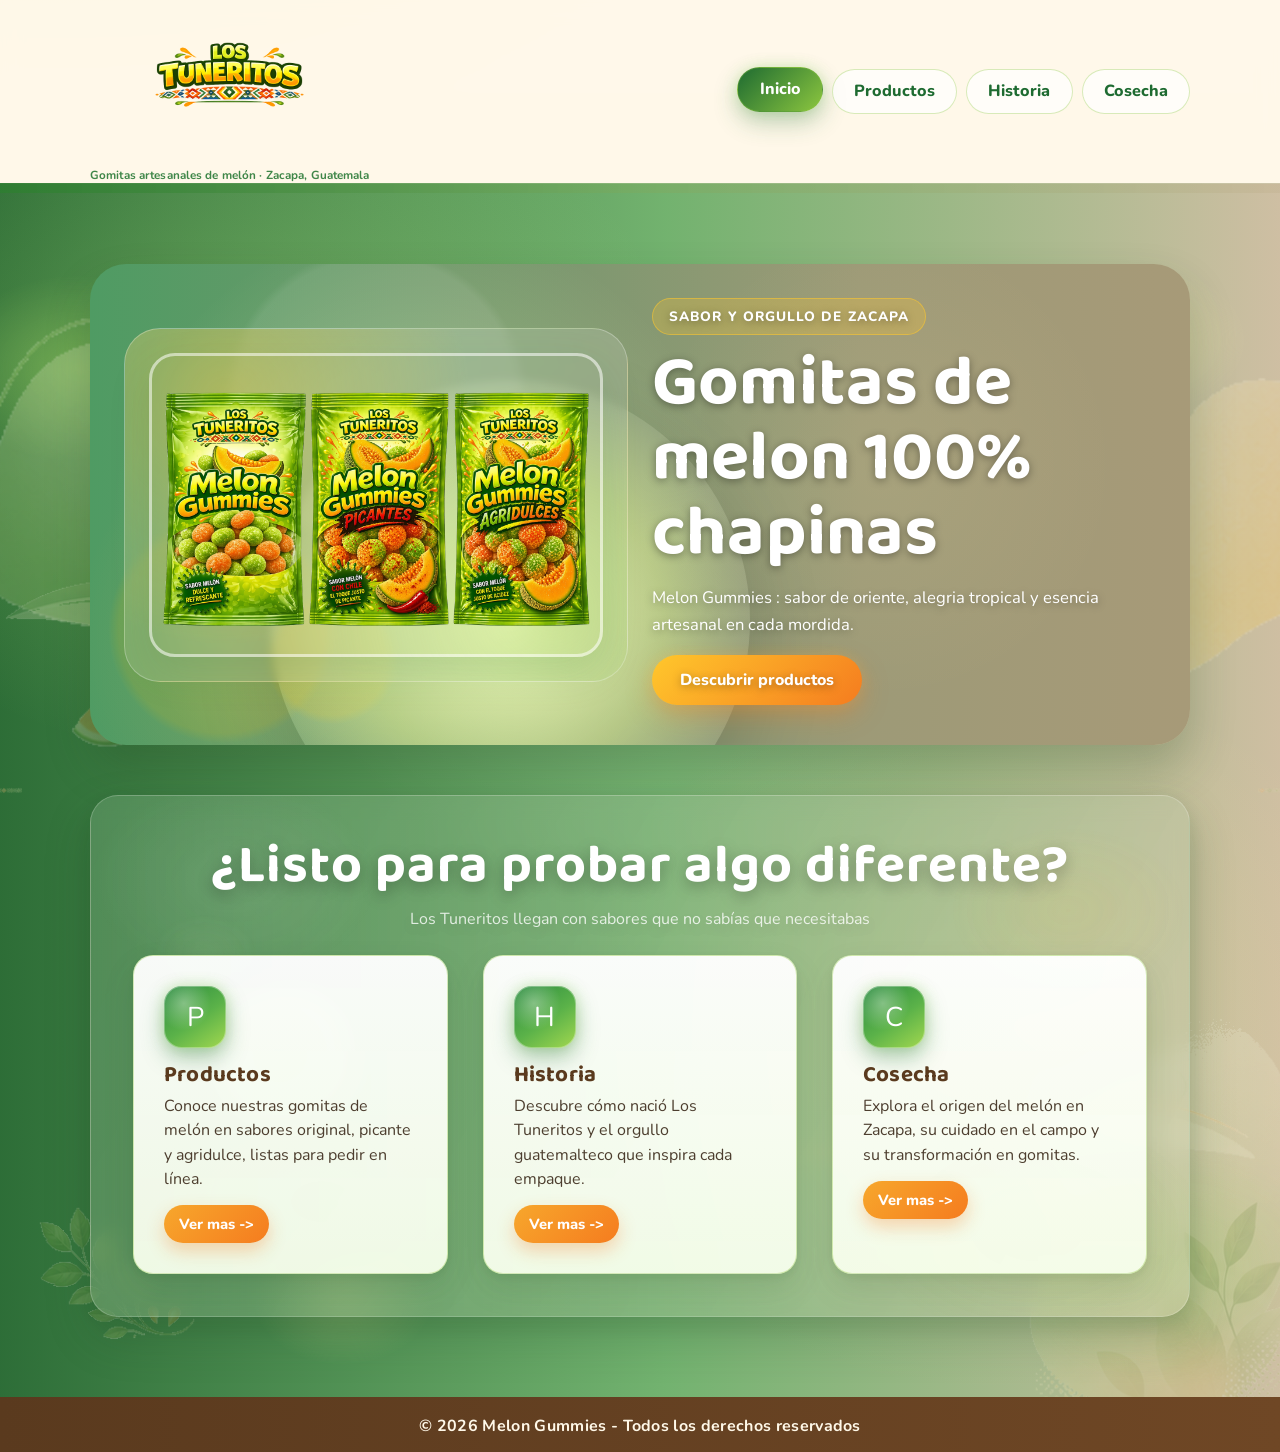
<file: index.html>
<!DOCTYPE html>
<html lang="es">
<head>
  <meta charset="UTF-8">
  <meta name="viewport" content="width=device-width, initial-scale=1.0">
  <title>Los Tuneritos | Redireccionando</title>
  <meta http-equiv="refresh" content="0; url=./PAGINA-PROCESO/INDEX.HTML">
  <script>
    window.location.replace("./PAGINA-PROCESO/INDEX.HTML");
  </script>
</head>
<body>
  <p>Redireccionando a Los Tuneritos...</p>
  <p>Si no se abre automatico, entra aqui: <a href="./PAGINA-PROCESO/INDEX.HTML">Abrir sitio</a></p>
</body>
</html>
</file>
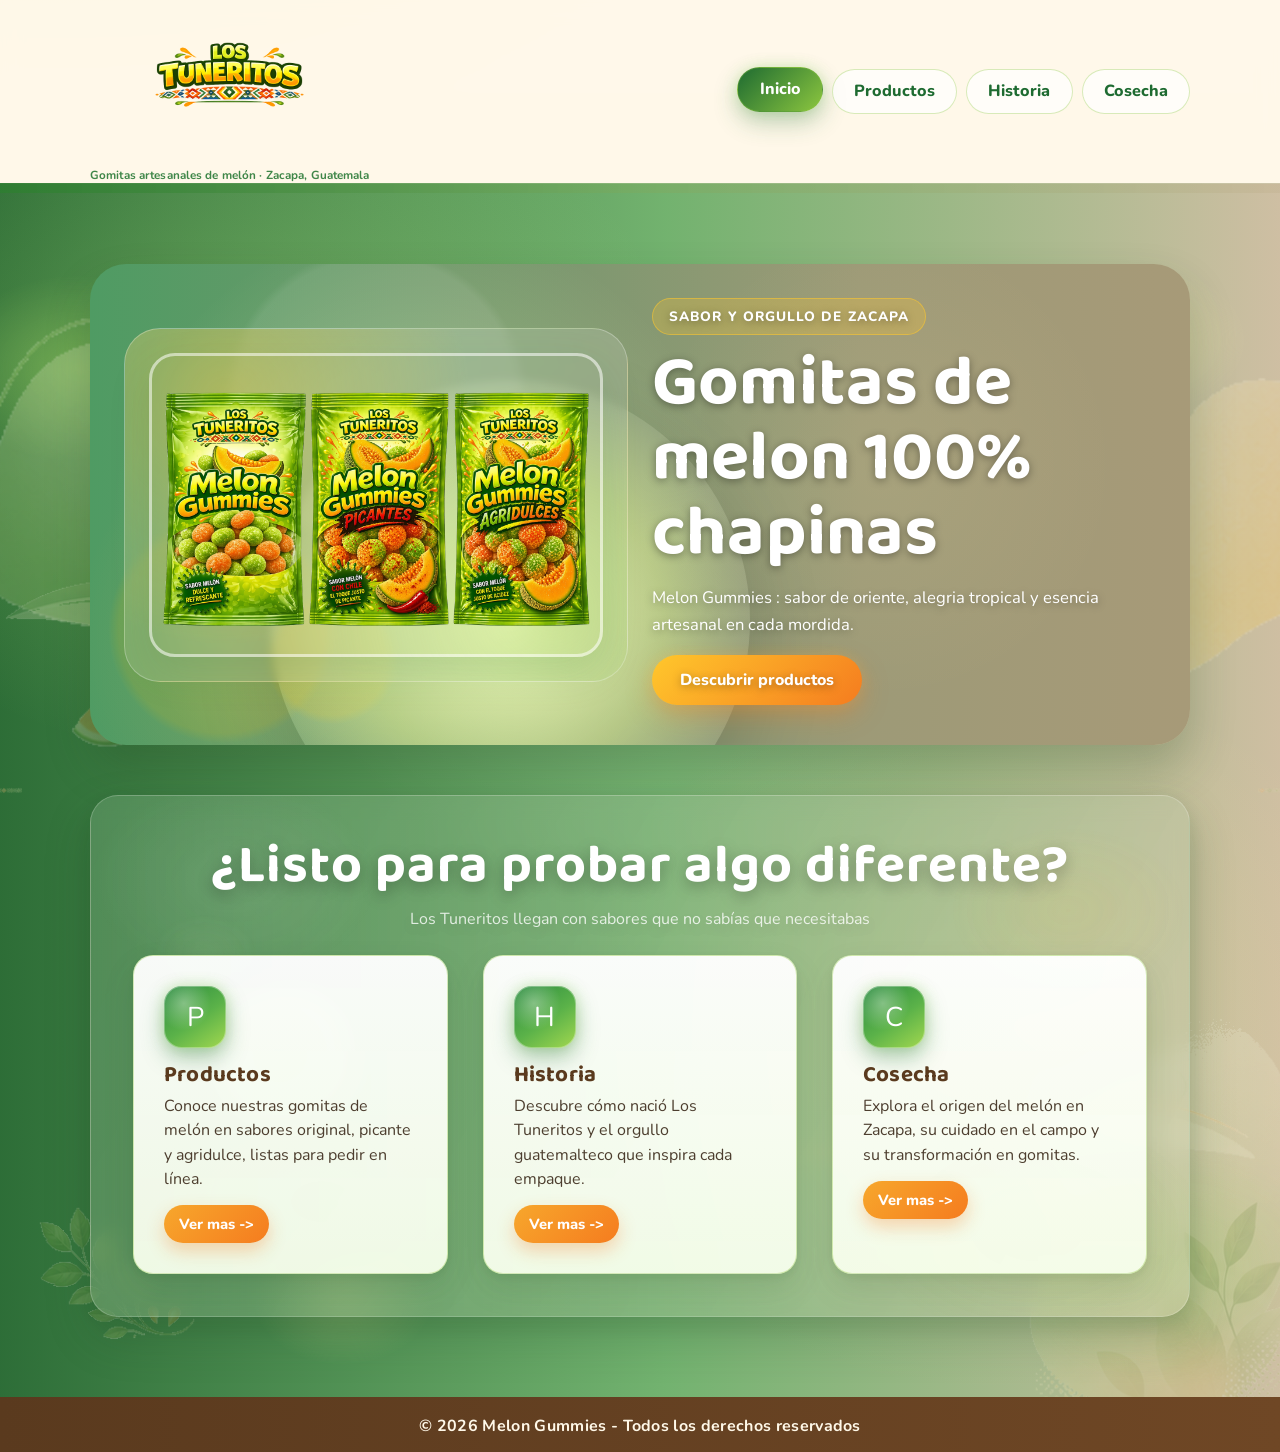
<file: PAGINA-PROCESO/INDEX.HTML>
﻿<!DOCTYPE html>
<html lang="es">
<head>
<meta charset="UTF-8">
<meta name="viewport" content="width=device-width, initial-scale=1.0">
<title>Los Tuneritos | Inicio</title>
<link rel="icon" type="image/png" href="REFER/logo.png">
<link rel="preconnect" href="https://fonts.googleapis.com">
<link rel="preconnect" href="https://fonts.gstatic.com" crossorigin>
<link href="https://fonts.googleapis.com/css2?family=Baloo+2:wght@600;700;800&family=Nunito:wght@400;600;700;800&display=swap" rel="stylesheet">
<link rel="stylesheet" href="style.css">
</head>
<body>
<header>
  <div class="container nav">
    <div class="logo-stack">
      <a class="logo-btn" href="INDEX.HTML" aria-label="Ir al inicio">
        <img src="REFER/logo.png" alt="Logo Los Tuneritos">
      </a>
      <p class="logo-microcopy">Gomitas artesanales de melón · Zacapa, Guatemala</p>
    </div>

    <nav class="menu" aria-label="Navegacion principal">
      <a class="is-active" href="INDEX.HTML">Inicio</a>
      <a href="PRODUCTOS.HTML">Productos</a>
      <a href="HISTORIA.HTML">Historia</a>
      <a href="COSECHA.HTML">Cosecha</a>
    </nav>
  </div>
</header>

<section class="page active" id="inicio">
  <div class="historia-bg" aria-hidden="true">
    <span class="bg-blob blob-left" data-parallax="-0.18"></span>
    <span class="bg-blob blob-right" data-parallax="0.14"></span>
    <span class="bg-circle circle-one" data-parallax="-0.1"></span>
    <span class="bg-circle circle-two" data-parallax="0.08"></span>
    <span class="bg-melon melon-one" data-parallax="0.06"></span>
    <span class="bg-melon melon-two" data-parallax="-0.05"></span>
    <span class="bg-leaf leaf-one" data-parallax="0.1"></span>
    <span class="bg-leaf leaf-two" data-parallax="-0.08"></span>
    <span class="bg-curve curve-one"></span>
    <span class="bg-curve curve-two"></span>
    <span class="bg-textile textile-left"></span>
    <span class="bg-textile textile-right"></span>
  </div>

  <div class="container">
    <div class="hero">
      <div class="hero-img">
        <img src="REFER/productosunidos.png" alt="Presentacion del producto">
      </div>

      <div class="hero-content">
        <span class="tagline">Sabor y orgullo de Zacapa</span>
        <h1>Gomitas de melon 100% chapinas</h1>
        <p>Melon Gummies : sabor de oriente, alegria tropical y esencia artesanal en cada mordida.</p>
        <a class="btn" href="PRODUCTOS.HTML">Descubrir productos</a>
      </div>
    </div>

    <div class="quick-wrap">
      <h2 class="quick-title">¿Listo para probar algo diferente?</h2>
      <p class="quick-subtitle">Los Tuneritos llegan con sabores que no sabías que necesitabas</p>

      <div class="quick-grid">
        <a class="quick-card" href="PRODUCTOS.HTML" aria-label="Ir a productos">
          <div class="quick-icon">P</div>
          <h3>Productos</h3>
          <p>Conoce nuestras gomitas de melón en sabores original, picante y agridulce, listas para pedir en línea.</p>
          <span class="mini-link">Ver mas -></span>
        </a>

        <a class="quick-card" href="HISTORIA.HTML" aria-label="Ir a historia">
          <div class="quick-icon">H</div>
          <h3>Historia</h3>
          <p>Descubre cómo nació Los Tuneritos y el orgullo guatemalteco que inspira cada empaque.</p>
          <span class="mini-link">Ver mas -></span>
        </a>

        <a class="quick-card" href="COSECHA.HTML" aria-label="Ir a cosecha">
          <div class="quick-icon">C</div>
          <h3>Cosecha</h3>
          <p>Explora el origen del melón en Zacapa, su cuidado en el campo y su transformación en gomitas.</p>
          <span class="mini-link">Ver mas -></span>
        </a>
      </div>
    </div>
  </div>
</section>

<footer>
  <p>© 2026 Melon Gummies - Todos los derechos reservados</p>
</footer>
<script src="script.js" defer></script>
</body>
</html>
</file>
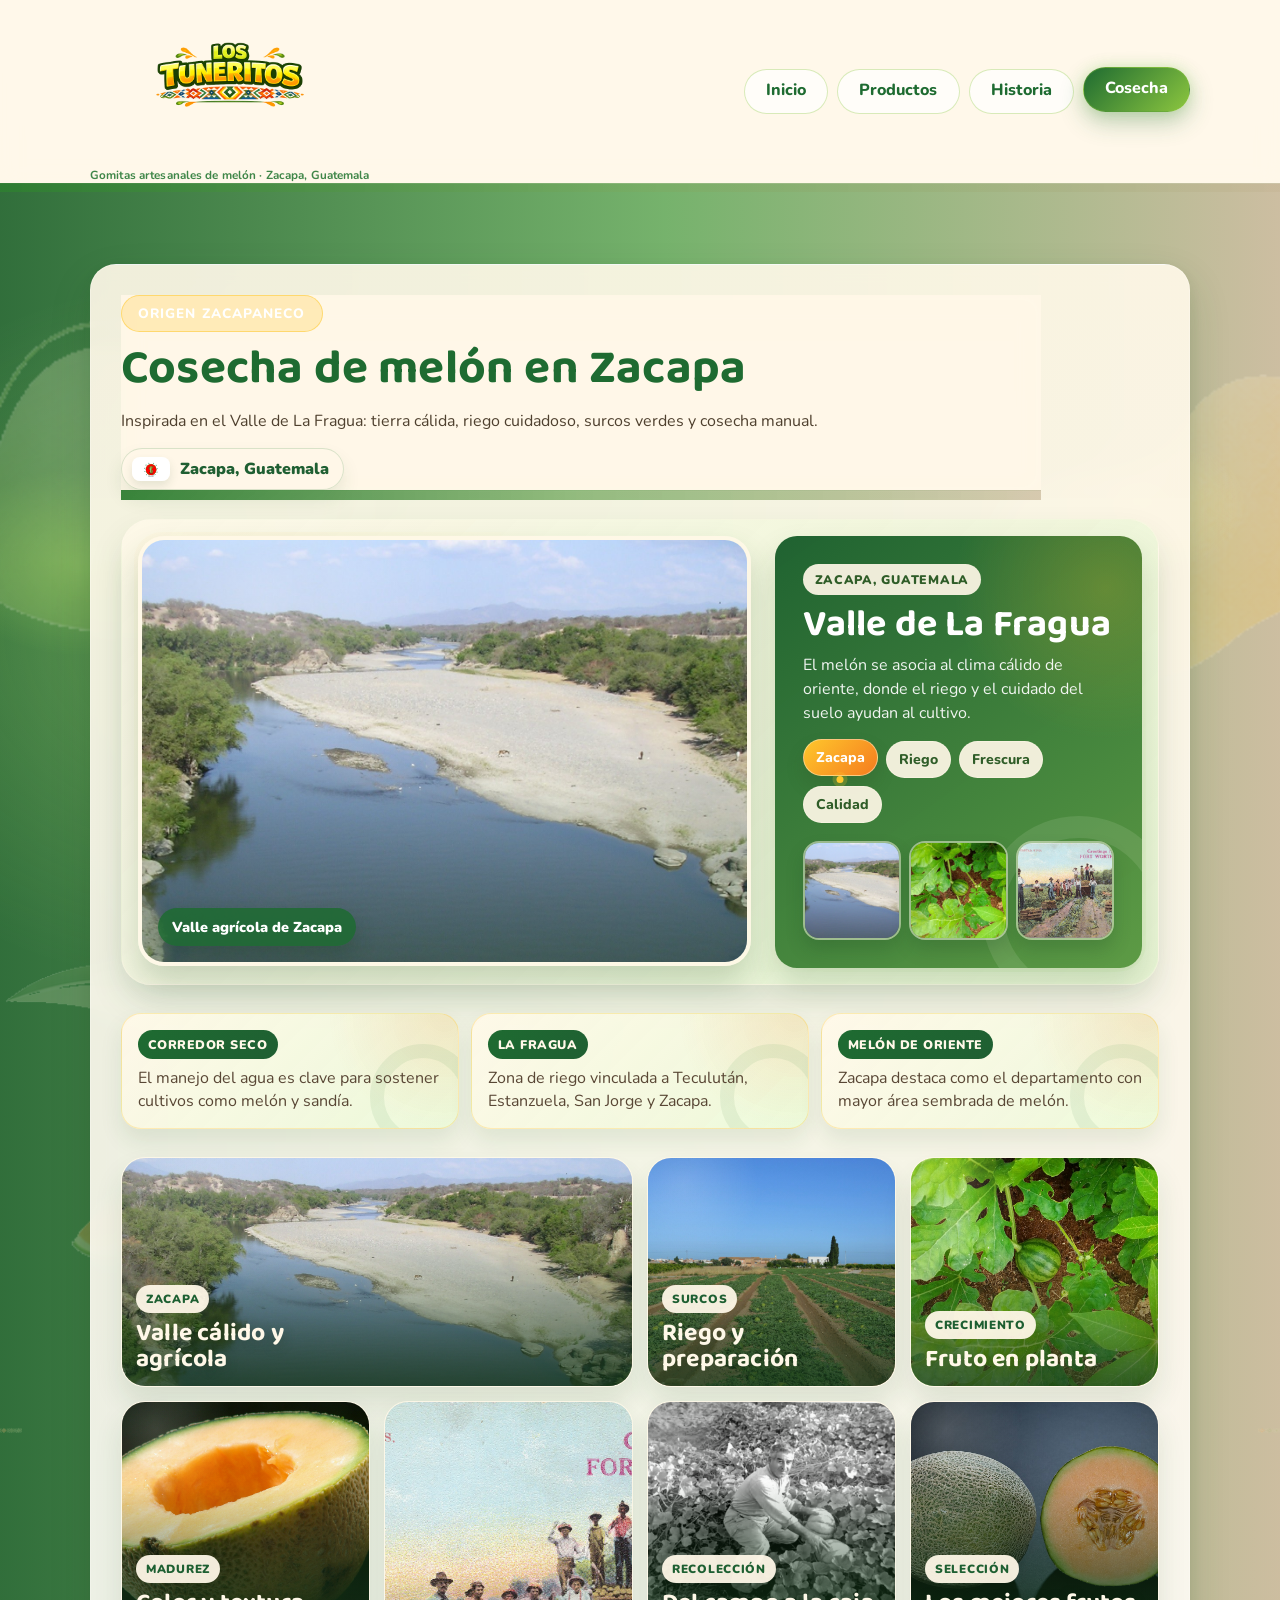
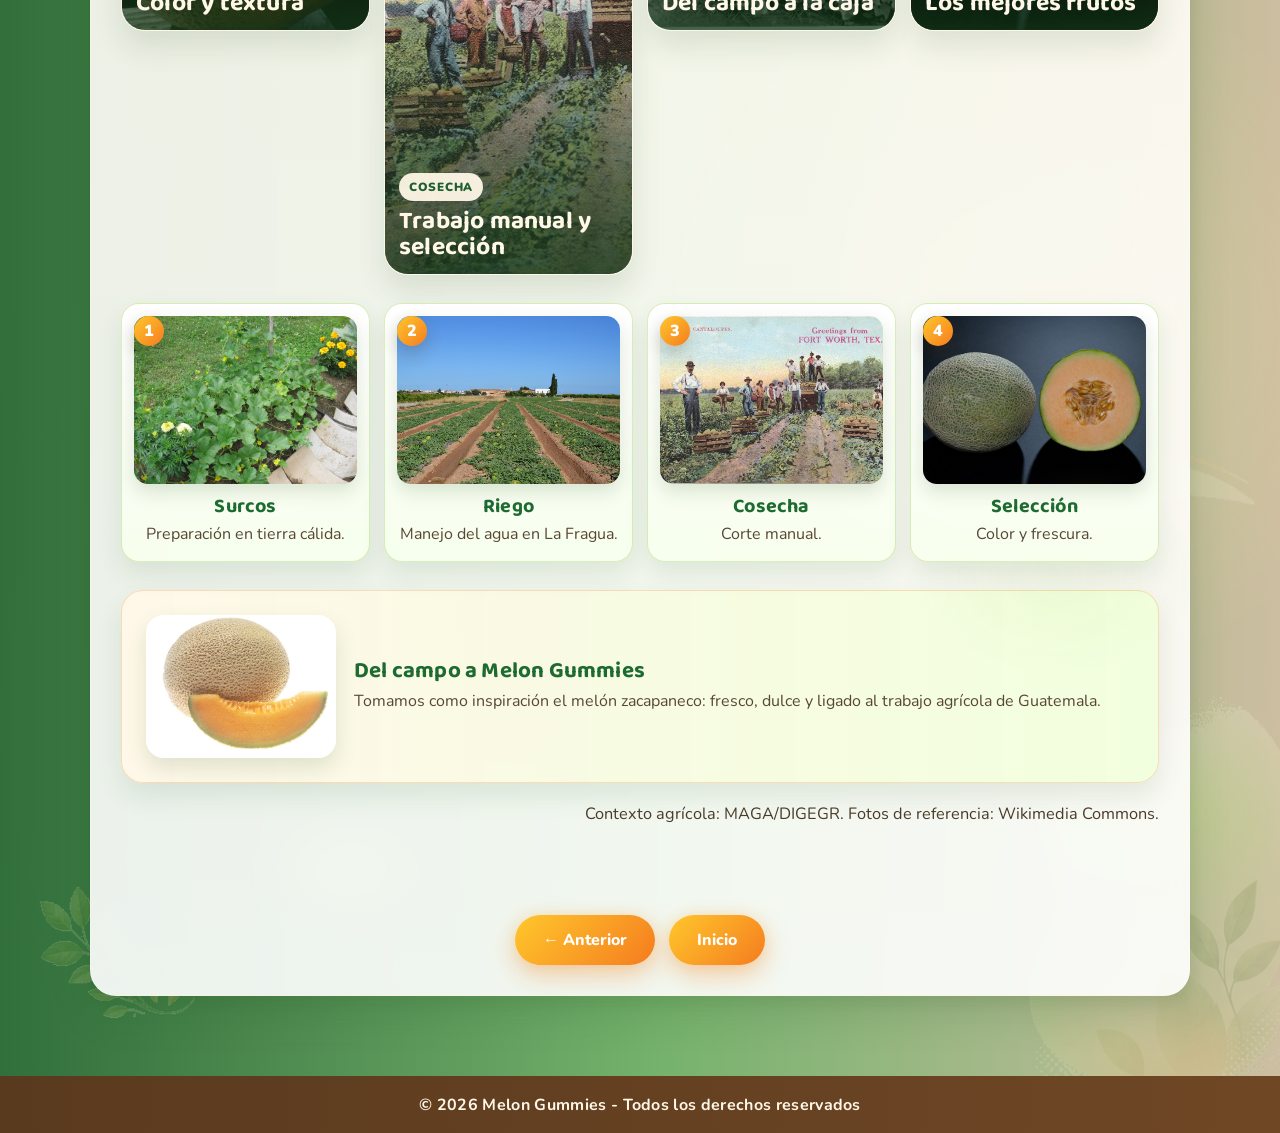
<file: PAGINA-PROCESO/COSECHA.HTML>
﻿<!DOCTYPE html>
<html lang="es">
<head>
<meta charset="UTF-8">
<meta name="viewport" content="width=device-width, initial-scale=1.0">
<title>Los Tuneritos | Cosecha</title>
<link rel="icon" type="image/png" href="REFER/logo.png">
<link rel="preconnect" href="https://fonts.googleapis.com">
<link rel="preconnect" href="https://fonts.gstatic.com" crossorigin>
<link href="https://fonts.googleapis.com/css2?family=Baloo+2:wght@600;700;800&family=Nunito:wght@400;600;700;800&display=swap" rel="stylesheet">
<link rel="stylesheet" href="style.css">
</head>
<body>
<header>
  <div class="container nav">
    <div class="logo-stack">
      <a class="logo-btn" href="INDEX.HTML" aria-label="Ir al inicio">
        <img src="REFER/logo.png" alt="Logo Los Tuneritos">
      </a>
      <p class="logo-microcopy">Gomitas artesanales de melón · Zacapa, Guatemala</p>
    </div>

    <nav class="menu" aria-label="Navegacion principal">
      <a href="INDEX.HTML">Inicio</a>
      <a href="PRODUCTOS.HTML">Productos</a>
      <a href="HISTORIA.HTML">Historia</a>
      <a class="is-active" href="COSECHA.HTML">Cosecha</a>
    </nav>
  </div>
</header>

<section class="page active" id="cosecha">
  <div class="historia-bg" aria-hidden="true">
    <span class="bg-blob blob-left" data-parallax="-0.18"></span>
    <span class="bg-blob blob-right" data-parallax="0.14"></span>
    <span class="bg-circle circle-one" data-parallax="-0.1"></span>
    <span class="bg-circle circle-two" data-parallax="0.08"></span>
    <span class="bg-melon melon-one" data-parallax="0.06"></span>
    <span class="bg-melon melon-two" data-parallax="-0.05"></span>
    <span class="bg-leaf leaf-one" data-parallax="0.1"></span>
    <span class="bg-leaf leaf-two" data-parallax="-0.08"></span>
    <span class="bg-curve curve-one"></span>
    <span class="bg-curve curve-two"></span>
    <span class="bg-textile textile-left"></span>
    <span class="bg-textile textile-right"></span>
  </div>

  <div class="container section-panel cosecha-panel cosecha-visual">
    <header class="cosecha-header">
      <span class="tagline">Origen zacapaneco</span>
      <h2>Cosecha de melón en Zacapa</h2>
      <p>Inspirada en el Valle de La Fragua: tierra cálida, riego cuidadoso, surcos verdes y cosecha manual.</p>
      <div class="zacapa-origin-badge" aria-label="Inspirado en Zacapa, Guatemala">
        <img src="cosecha-img/zacapa-bandera.svg" alt="">
        <span>Zacapa, Guatemala</span>
      </div>
    </header>

    <section class="harvest-hero" aria-label="Resumen visual de la cosecha">
      <figure class="harvest-photo-feature">
        <img id="harvestFeatureImage" src="cosecha-img/zacapa-motagua.jpg" alt="Paisaje cálido del valle de Zacapa, Guatemala">
        <figcaption id="harvestFeatureCaption">Valle agrícola de Zacapa</figcaption>
      </figure>
      <div class="harvest-summary">
        <span class="harvest-kicker" id="harvestTopicKicker">Zacapa, Guatemala</span>
        <h3 id="harvestTopicTitle">Valle de La Fragua</h3>
        <p id="harvestTopicText">El melón se asocia al clima cálido de oriente, donde el riego y el cuidado del suelo ayudan al cultivo.</p>
        <div class="harvest-tags" aria-label="Valores de cosecha">
          <button class="harvest-tag-btn is-active" type="button" data-harvest-topic="zacapa" aria-pressed="true">Zacapa</button>
          <button class="harvest-tag-btn" type="button" data-harvest-topic="riego" aria-pressed="false">Riego</button>
          <button class="harvest-tag-btn" type="button" data-harvest-topic="frescura" aria-pressed="false">Frescura</button>
          <button class="harvest-tag-btn" type="button" data-harvest-topic="calidad" aria-pressed="false">Calidad</button>
        </div>
        <div class="harvest-mini-gallery" aria-label="Detalles visuales de la cosecha">
          <img src="cosecha-img/zacapa-motagua.jpg" alt="Paisaje de Zacapa">
          <img src="cosecha-img/planta-con-melon.jpg" alt="Melón creciendo entre hojas">
          <img src="cosecha-img/cosecha-cantalupos.jpg" alt="Cosecha manual de melones">
        </div>
      </div>
    </section>

    <section class="zacapa-context" aria-label="Contexto agrícola de Zacapa">
      <article>
        <span>Corredor seco</span>
        <p>El manejo del agua es clave para sostener cultivos como melón y sandía.</p>
      </article>
      <article>
        <span>La Fragua</span>
        <p>Zona de riego vinculada a Teculután, Estanzuela, San Jorge y Zacapa.</p>
      </article>
      <article>
        <span>Melón de oriente</span>
        <p>Zacapa destaca como el departamento con mayor área sembrada de melón.</p>
      </article>
    </section>

    <section class="harvest-gallery" aria-label="Galería visual de la cosecha">
      <article class="harvest-gallery-card gallery-wide">
        <img src="cosecha-img/zacapa-motagua.jpg" alt="Paisaje cálido del valle de Zacapa">
        <div>
          <span>Zacapa</span>
          <h3>Valle cálido y agrícola</h3>
        </div>
      </article>
      <article class="harvest-gallery-card">
        <img src="cosecha-img/campo-melon.jpg" alt="Campo de melón con surcos verdes">
        <div>
          <span>Surcos</span>
          <h3>Riego y preparación</h3>
        </div>
      </article>
      <article class="harvest-gallery-card">
        <img src="cosecha-img/planta-con-melon.jpg" alt="Planta de melón con fruto en crecimiento">
        <div>
          <span>Crecimiento</span>
          <h3>Fruto en planta</h3>
        </div>
      </article>
      <article class="harvest-gallery-card">
        <img src="cosecha-img/melon-en-planta.jpg" alt="Melón creciendo sobre la tierra">
        <div>
          <span>Madurez</span>
          <h3>Color y textura</h3>
        </div>
      </article>
      <article class="harvest-gallery-card gallery-tall">
        <img src="cosecha-img/cosecha-cantalupos.jpg" alt="Trabajadores realizando cosecha manual de melones">
        <div>
          <span>Cosecha</span>
          <h3>Trabajo manual y selección</h3>
        </div>
      </article>
      <article class="harvest-gallery-card">
        <img src="cosecha-img/cosecha-canastas.jpg" alt="Melones cosechados reunidos en canastas">
        <div>
          <span>Recolección</span>
          <h3>Del campo a la caja</h3>
        </div>
      </article>
      <article class="harvest-gallery-card">
        <img src="cosecha-img/seleccion-melones.jpg" alt="Melones listos para selección de calidad">
        <div>
          <span>Selección</span>
          <h3>Los mejores frutos</h3>
        </div>
      </article>
    </section>

    <section class="harvest-flow" aria-label="Proceso visual de cosecha">
      <article class="harvest-card">
        <img src="cosecha-img/planta-melon.jpg" alt="Planta de melón creciendo en el campo">
        <span>1</span>
        <h3>Surcos</h3>
        <p>Preparación en tierra cálida.</p>
      </article>
      <article class="harvest-card">
        <img src="cosecha-img/campo-melon.jpg" alt="Campo de melón con riego y surcos">
        <span>2</span>
        <h3>Riego</h3>
        <p>Manejo del agua en La Fragua.</p>
      </article>
      <article class="harvest-card">
        <img src="cosecha-img/cosecha-cantalupos.jpg" alt="Cosecha manual de melones maduros">
        <span>3</span>
        <h3>Cosecha</h3>
        <p>Corte manual.</p>
      </article>
      <article class="harvest-card">
        <img src="cosecha-img/seleccion-melones.jpg" alt="Melón fresco cortado y entero para selección">
        <span>4</span>
        <h3>Selección</h3>
        <p>Color y frescura.</p>
      </article>
    </section>

    <section class="harvest-finish" aria-label="Del melón al producto">
      <img class="finish-photo" src="cosecha-img/melon-fresco.jpg" alt="Melón fresco cortado listo para procesar">
      <div>
        <h3>Del campo a Melon Gummies</h3>
        <p>Tomamos como inspiración el melón zacapaneco: fresco, dulce y ligado al trabajo agrícola de Guatemala.</p>
      </div>
    </section>

    <p class="photo-credit">Contexto agrícola: MAGA/DIGEGR. Fotos de referencia: Wikimedia Commons.</p>

    <div class="nav-buttons">
      <a class="btn" href="HISTORIA.HTML">&larr; Anterior</a>
      <a class="btn" href="INDEX.HTML">Inicio</a>
    </div>
  </div>
</section>

<footer>
  <p>© 2026 Melon Gummies - Todos los derechos reservados</p>
</footer>
<script src="script.js" defer></script>
</body>
</html>
</file>
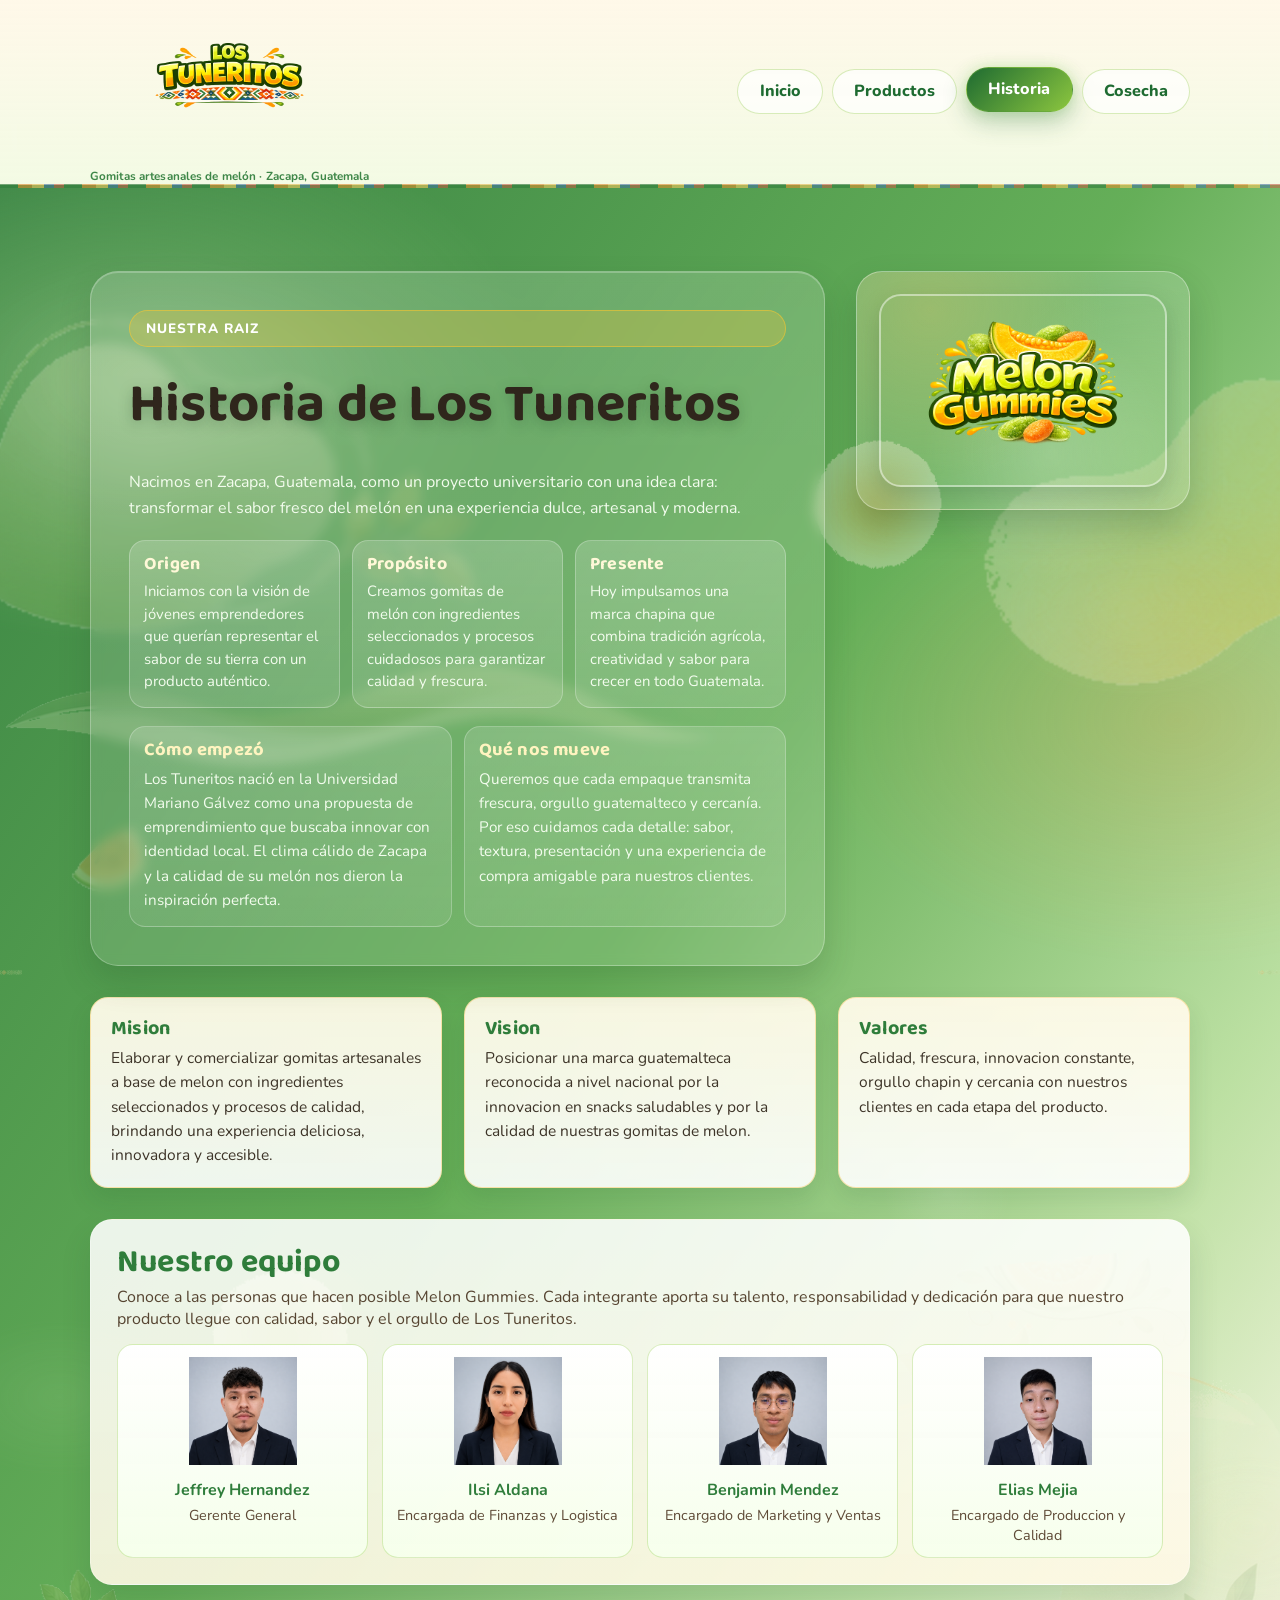
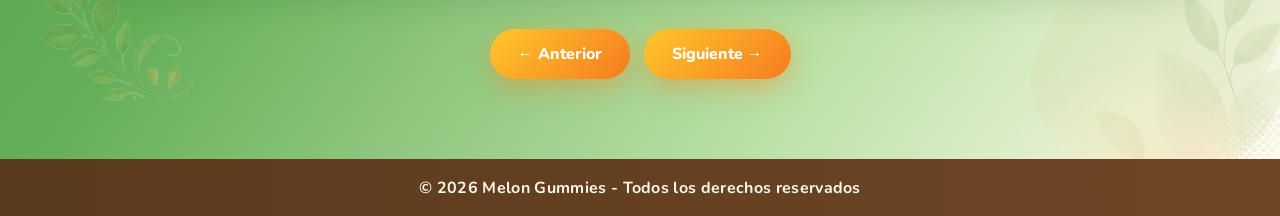
<file: PAGINA-PROCESO/HISTORIA.HTML>
﻿<!DOCTYPE html>
<html lang="es">
<head>
<meta charset="UTF-8">
<meta name="viewport" content="width=device-width, initial-scale=1.0">
<title>Los Tuneritos | Historia</title>
<link rel="icon" type="image/png" href="REFER/logo.png">
<link rel="preconnect" href="https://fonts.googleapis.com">
<link rel="preconnect" href="https://fonts.gstatic.com" crossorigin>
<link href="https://fonts.googleapis.com/css2?family=Baloo+2:wght@600;700;800&family=Nunito:wght@400;600;700;800&display=swap" rel="stylesheet">
<link rel="stylesheet" href="style.css">
</head>
<body class="historia-page">
<header>
  <div class="container nav">
    <div class="logo-stack">
      <a class="logo-btn" href="INDEX.HTML" aria-label="Ir al inicio">
        <img src="REFER/logo.png" alt="Logo Los Tuneritos">
      </a>
      <p class="logo-microcopy">Gomitas artesanales de melón · Zacapa, Guatemala</p>
    </div>

    <nav class="menu" aria-label="Navegacion principal">
      <a href="INDEX.HTML">Inicio</a>
      <a href="PRODUCTOS.HTML">Productos</a>
      <a class="is-active" href="HISTORIA.HTML">Historia</a>
      <a href="COSECHA.HTML">Cosecha</a>
    </nav>
  </div>
</header>

<section class="page active historia-section" id="historia">
  <div class="historia-bg" aria-hidden="true">
    <span class="bg-blob blob-left" data-parallax="-0.18"></span>
    <span class="bg-blob blob-right" data-parallax="0.14"></span>
    <span class="bg-circle circle-one" data-parallax="-0.1"></span>
    <span class="bg-circle circle-two" data-parallax="0.08"></span>
    <span class="bg-melon melon-one" data-parallax="0.06"></span>
    <span class="bg-melon melon-two" data-parallax="-0.05"></span>
    <span class="bg-leaf leaf-one" data-parallax="0.1"></span>
    <span class="bg-leaf leaf-two" data-parallax="-0.08"></span>
    <span class="bg-curve curve-one"></span>
    <span class="bg-curve curve-two"></span>
    <span class="bg-textile textile-left"></span>
    <span class="bg-textile textile-right"></span>
  </div>

  <div class="container historia-shell">
    <article class="historia-main reveal-on-scroll" data-delay="0">
      <span class="tagline">Nuestra raiz</span>
      <h2>Historia de Los Tuneritos</h2>
      <p class="historia-intro">Nacimos en Zacapa, Guatemala, como un proyecto universitario con una idea clara: transformar el sabor fresco del melón en una experiencia dulce, artesanal y moderna.</p>

      <div class="historia-highlight-grid">
        <article class="historia-highlight">
          <h3>Origen</h3>
          <p>Iniciamos con la visión de jóvenes emprendedores que querían representar el sabor de su tierra con un producto auténtico.</p>
        </article>
        <article class="historia-highlight">
          <h3>Propósito</h3>
          <p>Creamos gomitas de melón con ingredientes seleccionados y procesos cuidadosos para garantizar calidad y frescura.</p>
        </article>
        <article class="historia-highlight">
          <h3>Presente</h3>
          <p>Hoy impulsamos una marca chapina que combina tradición agrícola, creatividad y sabor para crecer en todo Guatemala.</p>
        </article>
      </div>

      <div class="historia-copy-grid">
        <article class="historia-copy-card">
          <h3>Cómo empezó</h3>
          <p>Los Tuneritos nació en la Universidad Mariano Gálvez como una propuesta de emprendimiento que buscaba innovar con identidad local. El clima cálido de Zacapa y la calidad de su melón nos dieron la inspiración perfecta.</p>
        </article>
        <article class="historia-copy-card">
          <h3>Qué nos mueve</h3>
          <p>Queremos que cada empaque transmita frescura, orgullo guatemalteco y cercanía. Por eso cuidamos cada detalle: sabor, textura, presentación y una experiencia de compra amigable para nuestros clientes.</p>
        </article>
      </div>
    </article>

    <aside class="historia-brand reveal-on-scroll" data-delay="80">
      <div class="historia-brand-media">
        <img src="REFER/nombre-producto.png" alt="Historia de la empresa">
      </div>
    </aside>

    <section class="historia-pillars-grid" aria-label="Mision, Vision y Valores">
      <article class="pillar reveal-on-scroll" data-delay="120">
        <h3>Mision</h3>
        <p>Elaborar y comercializar gomitas artesanales a base de melon con ingredientes seleccionados y procesos de calidad, brindando una experiencia deliciosa, innovadora y accesible.</p>
      </article>
      <article class="pillar reveal-on-scroll" data-delay="180">
        <h3>Vision</h3>
        <p>Posicionar una marca guatemalteca reconocida a nivel nacional por la innovacion en snacks saludables y por la calidad de nuestras gomitas de melon.</p>
      </article>
      <article class="pillar reveal-on-scroll" data-delay="240">
        <h3>Valores</h3>
        <p>Calidad, frescura, innovacion constante, orgullo chapin y cercania con nuestros clientes en cada etapa del producto.</p>
      </article>
    </section>

    <section class="team-section reveal-on-scroll" data-delay="300" aria-label="Nuestro equipo">
      <div class="team-head">
        <h3>Nuestro equipo</h3>
        <p>Conoce a las personas que hacen posible Melon Gummies. Cada integrante aporta su talento, responsabilidad y dedicación para que nuestro producto llegue con calidad, sabor y el orgullo de Los Tuneritos.</p>
      </div>

      <div class="team-grid">
        <article class="team-card">
          <img src="PARTICIPANTE/JEFFREY-HERNANDEZ.png" alt="Foto de Jeffrey Hernandez">
          <h4>Jeffrey Hernandez</h4>
          <p>Gerente General</p>
        </article>
        <article class="team-card">
          <img src="PARTICIPANTE/ILSI-ALDANA.png" alt="Foto de Ilsi Aldana">
          <h4>Ilsi Aldana</h4>
          <p>Encargada de Finanzas y Logistica</p>
        </article>
        <article class="team-card">
          <img src="PARTICIPANTE/BENJAMIN-MENDEZ.png" alt="Foto de Benjamin Mendez">
          <h4>Benjamin Mendez</h4>
          <p>Encargado de Marketing y Ventas</p>
        </article>
        <article class="team-card">
          <img src="PARTICIPANTE/ELIAS-MEJIA.png" alt="Foto de Elias Mejia">
          <h4>Elias Mejia</h4>
          <p>Encargado de Produccion y Calidad</p>
        </article>
      </div>
    </section>
  </div>

  <div class="container historia-nav reveal-on-scroll" data-delay="280">
    <div class="nav-buttons">
      <a class="btn" href="PRODUCTOS.HTML">&larr; Anterior</a>
      <a class="btn" href="COSECHA.HTML">Siguiente &rarr;</a>
    </div>
  </div>
</section>

<footer>
  <p>© 2026 Melon Gummies - Todos los derechos reservados</p>
</footer>
<script src="script.js" defer></script>
</body>
</html>
</file>
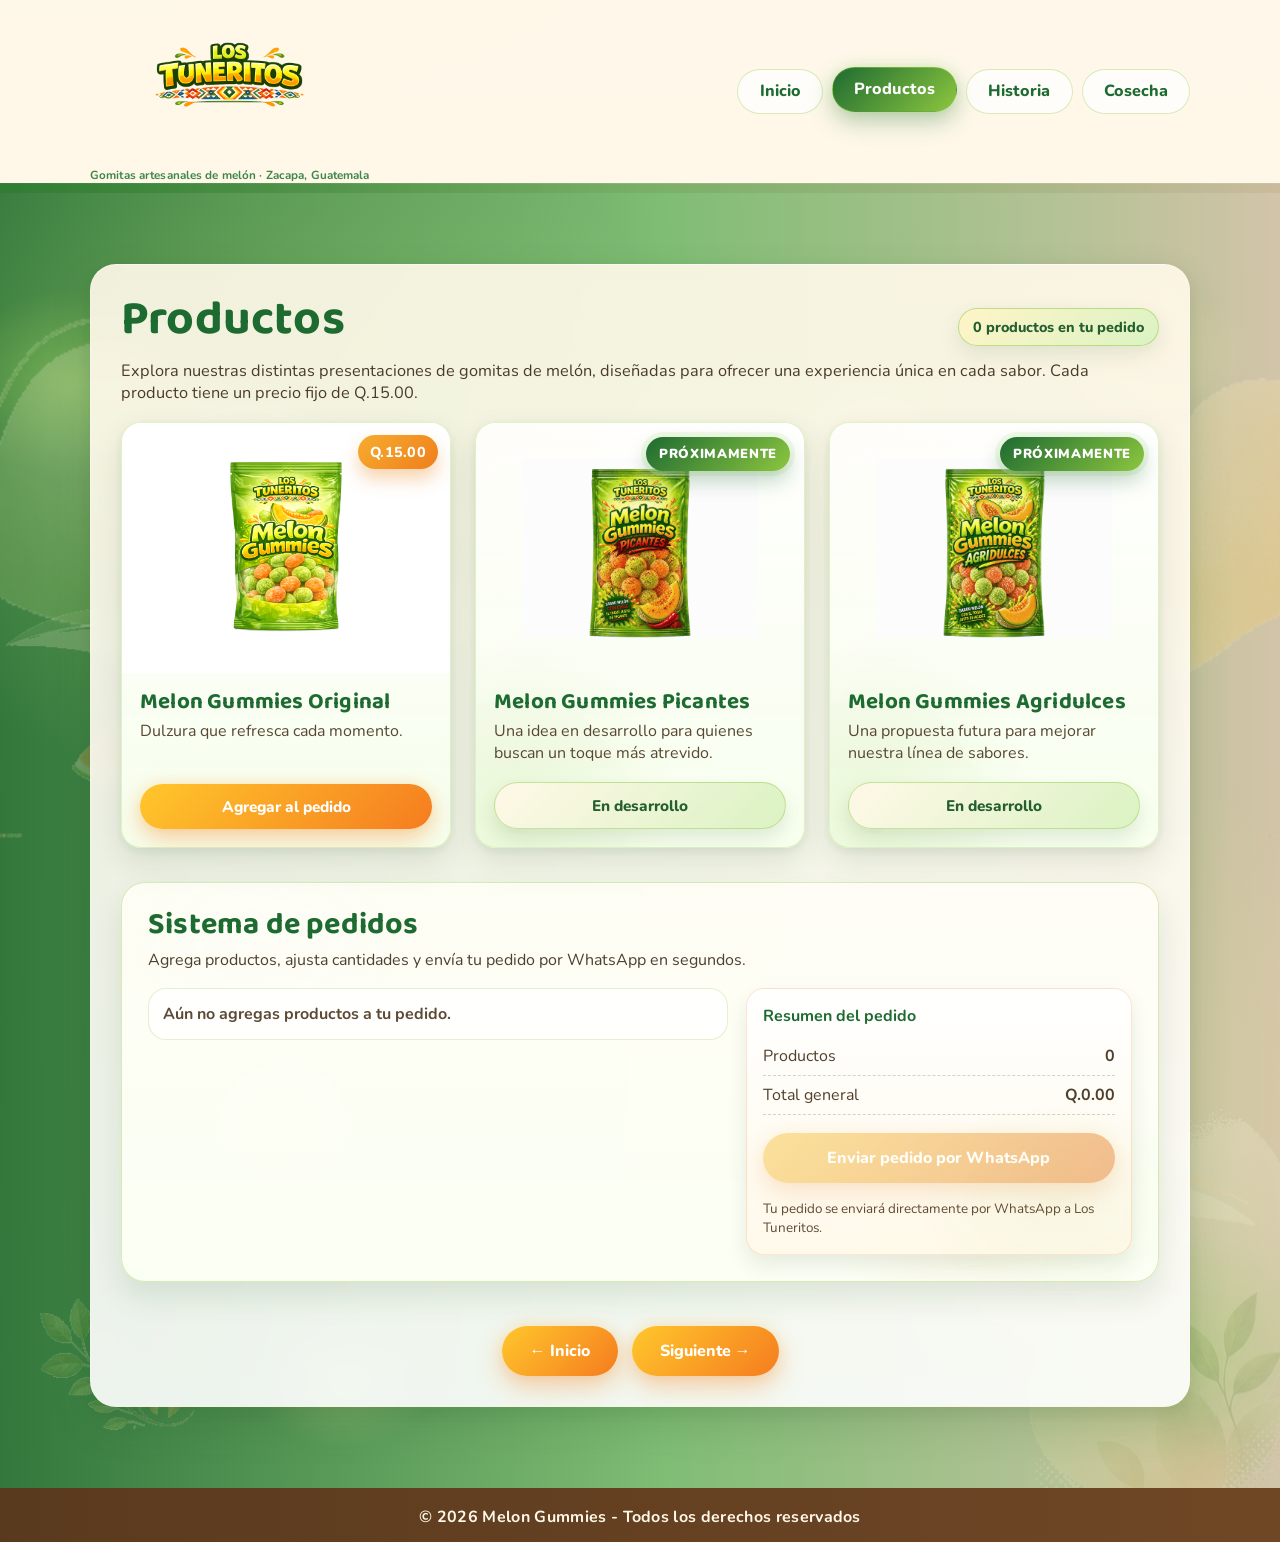
<file: PAGINA-PROCESO/PRODUCTOS.HTML>
﻿<!DOCTYPE html>
<html lang="es">
<head>
<meta charset="UTF-8">
<meta name="viewport" content="width=device-width, initial-scale=1.0">
<title>Los Tuneritos | Productos</title>
<link rel="icon" type="image/png" href="REFER/logo.png">
<link rel="preconnect" href="https://fonts.googleapis.com">
<link rel="preconnect" href="https://fonts.gstatic.com" crossorigin>
<link href="https://fonts.googleapis.com/css2?family=Baloo+2:wght@600;700;800&family=Nunito:wght@400;600;700;800&display=swap" rel="stylesheet">
<link rel="stylesheet" href="style.css">
</head>
<body>
<header>
  <div class="container nav">
    <div class="logo-stack">
      <a class="logo-btn" href="INDEX.HTML" aria-label="Ir al inicio">
        <img src="REFER/logo.png" alt="Logo Los Tuneritos">
      </a>
      <p class="logo-microcopy">Gomitas artesanales de melón · Zacapa, Guatemala</p>
    </div>

    <nav class="menu" aria-label="Navegacion principal">
      <a href="INDEX.HTML">Inicio</a>
      <a class="is-active" href="PRODUCTOS.HTML">Productos</a>
      <a href="HISTORIA.HTML">Historia</a>
      <a href="COSECHA.HTML">Cosecha</a>
    </nav>
  </div>
</header>

<section class="page active" id="productos">
  <div class="historia-bg" aria-hidden="true">
    <span class="bg-blob blob-left" data-parallax="-0.18"></span>
    <span class="bg-blob blob-right" data-parallax="0.14"></span>
    <span class="bg-circle circle-one" data-parallax="-0.1"></span>
    <span class="bg-circle circle-two" data-parallax="0.08"></span>
    <span class="bg-melon melon-one" data-parallax="0.06"></span>
    <span class="bg-melon melon-two" data-parallax="-0.05"></span>
    <span class="bg-leaf leaf-one" data-parallax="0.1"></span>
    <span class="bg-leaf leaf-two" data-parallax="-0.08"></span>
    <span class="bg-curve curve-one"></span>
    <span class="bg-curve curve-two"></span>
    <span class="bg-textile textile-left"></span>
    <span class="bg-textile textile-right"></span>
  </div>

  <div class="container section-panel">
    <div class="section-heading-row">
      <h2>Productos</h2>
      <span class="order-counter-pill" id="orderCounterPill">0 productos en tu pedido</span>
    </div>
    <p>Explora nuestras distintas presentaciones de gomitas de melón, diseñadas para ofrecer una experiencia única en cada sabor. Cada producto tiene un precio fijo de Q.15.00.</p>

    <div class="cards product-cards">
      <article class="card product-card" data-product-id="original" data-product-name="Melon Gummies Original" data-price="15">
        <span class="price-badge">Q.15.00</span>
        <img class="product-pack" style="--pack-scale:1;" src="REFER/producto.png" alt="Melon Gummies Original">
        <div class="txt">
          <h3>Melon Gummies Original</h3>
          <p>Dulzura que refresca cada momento.</p>
        </div>
        <div class="product-card-actions">
          <button class="btn btn-order add-to-order-btn" type="button" aria-label="Agregar Melon Gummies Original al pedido">Agregar al pedido</button>
        </div>
      </article>

      <article class="card product-card product-coming-soon" data-product-id="picante" data-product-name="Melon Gummies Picantes" data-price="15" data-coming-soon="true">
        <span class="coming-soon-badge">Próximamente</span>
        <img class="product-pack" style="--pack-scale:0.72;" src="REFER/PRODUCTOPICANTE_CLEAN.png" alt="Melon Gummies Picantes">
        <div class="txt"> 
          <h3>Melon Gummies Picantes</h3>
          <p>Una idea en desarrollo para quienes buscan un toque más atrevido.</p>
        </div>
        <div class="product-card-actions">
          <button class="btn btn-order add-to-order-btn btn-coming-soon" type="button" disabled aria-disabled="true">En desarrollo</button>
        </div>
      </article>

      <article class="card product-card product-coming-soon" data-product-id="agridulce" data-product-name="Melon Gummies Agridulces" data-price="15" data-coming-soon="true">
        <span class="coming-soon-badge">Próximamente</span>
        <img class="product-pack" style="--pack-scale:0.72;" src="REFER/PRODUCTOAGRIDULCE_CLEAN.png" alt="Melon Gummies Agridulces">
        <div class="txt">
          <h3>Melon Gummies Agridulces</h3>
          <p>Una propuesta futura para mejorar nuestra línea de sabores.</p>
        </div>
        <div class="product-card-actions">
          <button class="btn btn-order add-to-order-btn btn-coming-soon" type="button" disabled aria-disabled="true">En desarrollo</button>
        </div>
      </article>
    </div>

    <section class="order-panel" id="pedidoApp" data-whatsapp="50238381055" aria-label="Sistema de pedidos">
      <div class="order-panel-head">
        <h3>Sistema de pedidos</h3>
        <p>Agrega productos, ajusta cantidades y envía tu pedido por WhatsApp en segundos.</p>
      </div>

      <div class="order-grid">
        <div class="order-items-wrap">
          <p class="pedido-empty" id="pedidoEmpty">Aún no agregas productos a tu pedido.</p>
          <ul class="pedido-items" id="pedidoItems" aria-live="polite"></ul>
        </div>

        <aside class="order-summary">
          <h4>Resumen del pedido</h4>
          <div class="summary-row">
            <span>Productos</span>
            <strong id="totalItems">0</strong>
          </div>
          <div class="summary-row">
            <span>Total general</span>
            <strong id="totalPrice">Q.0.00</strong>
          </div>
          <a class="btn whatsapp-btn disabled" id="whatsappOrderBtn" href="#" target="_blank" rel="noopener noreferrer" aria-disabled="true">
            Enviar pedido por WhatsApp
          </a>
          <p class="order-note">Tu pedido se enviará directamente por WhatsApp a Los Tuneritos.</p>
        </aside>
      </div>
    </section>

    <div class="nav-buttons">
      <a class="btn" href="INDEX.HTML">&larr; Inicio</a>
      <a class="btn" href="HISTORIA.HTML">Siguiente &rarr;</a>
    </div>
  </div>
</section>

<footer>
  <p>© 2026 Melon Gummies - Todos los derechos reservados</p>
</footer>
<script src="script.js" defer></script>
</body>
</html>
</file>
<file: PAGINA-PROCESO/style.css>
* {
  margin: 0;
  padding: 0;
  box-sizing: border-box;
}

:root {
  --verde-melon: #1E6B31;
  --verde-limon: #8CC63F;
  --amarillo-frutal: #FFC72C;
  --naranja-vibrante: #F57C1F;
  --cafe-zacapa: #5A3A1E;
  --crema-calido: #FFF8E8;
  --verde-suave: #D9F2C1;
  --rojo-frutal: #E94E3C;
  --blanco: #FFFFFF;
  --texto-principal: #2F261C;
  --sombra-soft: 0 16px 40px rgba(30, 107, 49, 0.16);
  --sombra-card: 0 10px 24px rgba(90, 58, 30, 0.14);
}

html {
  scroll-behavior: smooth;
  overflow-x: hidden;
}

body {
  min-height: 100vh;
  overflow-x: hidden;
  font-family: "Nunito", "Trebuchet MS", sans-serif;
  color: var(--texto-principal);
  transition: opacity 0.2s ease, transform 0.2s ease;
  background:
    radial-gradient(1200px 500px at 5% -10%, rgba(140, 198, 63, 0.20), transparent 55%),
    radial-gradient(1100px 500px at 95% -20%, rgba(245, 124, 31, 0.20), transparent 55%),
    linear-gradient(180deg, #fffef9 0%, var(--crema-calido) 65%, #fff 100%);
}

body.page-leave {
  opacity: 0.8;
  transform: translateY(5px);
}

.container {
  width: min(1100px, 92%);
  margin: auto;
}

header {
  --scroll-shrink: 0;
  --logo-max: 166px;
  --logo-min: 148px;
  --nav-max: 152px;
  --nav-min: 138px;
  --line-max: 10px;
  --line-min: 7px;
  position: sticky;
  top: 0;
  z-index: 50;
  background: rgba(255, 248, 232, 0.88);
  backdrop-filter: blur(10px);
  border-bottom: 1px solid rgba(30, 107, 49, 0.16);
  transition: background-color 0.5s ease;
}

header::after {
  content: "";
  position: absolute;
  left: 0;
  right: 0;
  bottom: calc(-1 * (var(--line-max) - (var(--line-max) - var(--line-min)) * var(--scroll-shrink)));
  height: calc(var(--line-max) - (var(--line-max) - var(--line-min)) * var(--scroll-shrink));
  background: linear-gradient(90deg, rgba(47, 125, 50, 0.95), rgba(120, 172, 100, 0.78), rgba(199, 183, 152, 0.7));
  pointer-events: none;
  transition: height 0.5s ease, bottom 0.5s ease;
}

.nav {
  min-height: calc(var(--nav-max) - (var(--nav-max) - var(--nav-min)) * var(--scroll-shrink));
  display: flex;
  align-items: center;
  justify-content: space-between;
  gap: clamp(10px, 2vw, 20px);
  transition: min-height 0.5s ease;
}

.logo-stack {
  display: inline-flex;
  flex-direction: column;
  align-items: center;
  gap: 4px;
}

.logo-microcopy {
  display: inline-block;
  color: rgba(47, 125, 59, 0.92);
  font-weight: 700;
  font-size: clamp(0.73rem, 0.9vw, 0.85rem);
  letter-spacing: 0.01em;
  text-align: center;
  text-wrap: balance;
}

.logo-btn {
  display: inline-flex;
  align-items: center;
  background: none;
  border: 0;
  cursor: pointer;
  border-radius: 18px;
  transition: transform 0.2s ease;
  text-decoration: none;
}

.logo-btn:hover {
  transform: scale(1.03);
}

.logo-btn img {
  height: calc(var(--logo-max) - (var(--logo-max) - var(--logo-min)) * var(--scroll-shrink));
  border-radius: 14px;
  transition: height 0.5s ease;
}

.menu {
  display: flex;
  align-items: center;
  gap: clamp(6px, 0.7vw, 12px);
  flex-wrap: wrap;
  justify-content: flex-end;
}

.menu button,
.menu a {
  display: inline-block;
  position: relative;
  overflow: hidden;
  border: 0;
  padding:
    calc(0.78rem - 0.10rem * var(--scroll-shrink))
    calc(1.35rem - 0.16rem * var(--scroll-shrink));
  border-radius: 999px;
  cursor: pointer;
  font-weight: 800;
  font-size: calc(1.02rem - 0.08rem * var(--scroll-shrink));
  min-height: calc(2.85rem - 0.30rem * var(--scroll-shrink));
  line-height: 1;
  white-space: nowrap;
  font-family: "Nunito", "Trebuchet MS", sans-serif;
  color: var(--verde-melon);
  background: rgba(255, 255, 255, 0.72);
  border: 1px solid rgba(140, 198, 63, 0.34);
  transition:
    background 0.2s ease,
    color 0.2s ease,
    border-color 0.2s ease,
    box-shadow 0.2s ease,
    transform 0.2s ease,
    padding 0.5s ease,
    font-size 0.5s ease,
    min-height 0.5s ease;
  text-decoration: none;
}

.menu button::after,
.menu a::after {
  content: "";
  position: absolute;
  inset: 0;
  background: linear-gradient(110deg, transparent 20%, rgba(255, 255, 255, 0.34) 45%, transparent 70%);
  opacity: 0;
  transform: translateX(-120%);
  transition: opacity 0.2s ease, transform 0.38s ease;
  pointer-events: none;
}

.menu button:hover,
.menu button.active,
.menu a:hover,
.menu a.is-active {
  color: #fff;
  background: linear-gradient(135deg, var(--verde-melon), var(--verde-limon));
  transform: translateY(-2px);
  box-shadow:
    0 10px 24px rgba(30, 107, 49, 0.30),
    0 0 14px rgba(152, 226, 96, 0.28);
}

.menu button:hover::after,
.menu button.active::after,
.menu a:hover::after,
.menu a.is-active::after {
  opacity: 1;
  transform: translateX(115%);
}

.page {
  --tone-left: rgba(47, 125, 50, 0.95);
  --tone-mid: rgba(102, 172, 92, 0.88);
  --tone-right: rgba(201, 184, 154, 0.9);
  display: none;
  min-height: calc(100vh - 120px);
  padding: clamp(46px, 7vw, 80px) 0;
  position: relative;
  isolation: isolate;
  overflow: hidden;
  background: linear-gradient(90deg, var(--tone-left) 0%, var(--tone-mid) 52%, var(--tone-right) 100%);
}

.page.active {
  display: block;
  animation: fadeIn 0.5s ease;
}

.page::before {
  content: "";
  position: absolute;
  inset: 0;
  z-index: -2;
  background:
    radial-gradient(58vmax 45vmax at 18% 18%, rgba(198, 241, 126, 0.26), transparent 62%),
    radial-gradient(54vmax 44vmax at 78% 70%, rgba(255, 238, 164, 0.22), transparent 64%),
    radial-gradient(38vmax 30vmax at 50% 36%, rgba(255, 255, 255, 0.12), transparent 70%);
}

.page::after {
  content: "";
  position: absolute;
  inset: -8%;
  z-index: -1;
  pointer-events: none;
  background:
    radial-gradient(180px 130px at 12% 20%, rgba(174, 224, 102, 0.42), transparent 72%),
    radial-gradient(140px 100px at 84% 18%, rgba(248, 244, 170, 0.34), transparent 72%),
    radial-gradient(220px 160px at 86% 84%, rgba(153, 209, 88, 0.30), transparent 75%),
    radial-gradient(120px 90px at 30% 86%, rgba(245, 238, 156, 0.26), transparent 76%);
  filter: blur(2px);
  opacity: 0.95;
  animation: bgFloat 16s ease-in-out infinite alternate;
}

#inicio {
  --tone-left: rgba(34, 102, 45, 0.95);
  --tone-mid: rgba(95, 168, 92, 0.88);
  --tone-right: rgba(201, 184, 154, 0.9);
}

#productos {
  --tone-left: rgba(40, 112, 50, 0.95);
  --tone-mid: rgba(110, 180, 98, 0.88);
  --tone-right: rgba(205, 190, 160, 0.9);
}

#historia {
  --tone-left: rgba(43, 108, 52, 0.95);
  --tone-mid: rgba(103, 172, 92, 0.88);
  --tone-right: rgba(201, 184, 154, 0.9);
}

#cosecha {
  --tone-left: rgba(38, 103, 49, 0.95);
  --tone-mid: rgba(99, 168, 89, 0.88);
  --tone-right: rgba(199, 183, 152, 0.9);
}

/* Historia page: integrated header + organic background */
.historia-page header {
  background:
    linear-gradient(180deg, rgba(255, 248, 232, 0.96) 0%, rgba(241, 250, 225, 0.86) 100%);
  border-bottom-color: rgba(47, 125, 59, 0.2);
}

.historia-page header::after {
  height: 4px;
  bottom: -4px;
  background:
    repeating-linear-gradient(
      90deg,
      rgba(47, 125, 59, 0.8) 0 18px,
      rgba(242, 140, 40, 0.7) 18px 32px,
      rgba(246, 200, 95, 0.8) 32px 44px,
      rgba(61, 109, 176, 0.65) 44px 54px,
      rgba(216, 77, 62, 0.62) 54px 64px
    );
  opacity: 0.72;
}

.historia-page #historia {
  --tone-left: rgba(47, 125, 59, 0.95);
  --tone-mid: rgba(88, 168, 75, 0.9);
  --tone-right: rgba(169, 217, 142, 0.72);
  padding-top: clamp(52px, 7vw, 86px);
}

.historia-page #historia::before {
  background:
    radial-gradient(640px 420px at 10% 12%, rgba(169, 217, 142, 0.42), transparent 64%),
    radial-gradient(540px 360px at 92% 34%, rgba(242, 140, 40, 0.18), transparent 68%),
    radial-gradient(190px 190px at 82% 17%, rgba(255, 255, 255, 0.18), transparent 67%),
    radial-gradient(130px 130px at 24% 72%, rgba(246, 200, 95, 0.16), transparent 68%),
    radial-gradient(92px 92px at 74% 64%, rgba(255, 255, 255, 0.11), transparent 70%);
}

.historia-page #historia::after {
  inset: -2% -4%;
  opacity: 0.72;
  background:
    radial-gradient(320px 190px at 16% 14%, rgba(255, 255, 255, 0.12), transparent 72%),
    radial-gradient(200px 125px at 86% 28%, rgba(255, 240, 190, 0.13), transparent 74%),
    radial-gradient(170px 110px at 8% 76%, rgba(245, 255, 210, 0.1), transparent 75%),
    radial-gradient(150px 100px at 94% 84%, rgba(255, 239, 184, 0.1), transparent 75%);
  filter: blur(1px);
}

h1,
h2,
h3 {
  font-family: "Baloo 2", "Segoe UI", sans-serif;
  letter-spacing: 0.2px;
  line-height: 1.06;
}

h1 {
  font-size: clamp(2.35rem, 5.5vw, 4.4rem);
  margin-bottom: 14px;
}

h2 {
  font-size: clamp(1.9rem, 4.5vw, 3rem);
  margin-bottom: 14px;
}

h3 {
  font-size: 1.4rem;
}

.tagline {
  display: inline-block;
  margin-bottom: 12px;
  padding: 8px 16px;
  border-radius: 999px;
  background: rgba(255, 199, 44, 0.25);
  border: 1px solid rgba(255, 199, 44, 0.52);
  color: #fff;
  font-weight: 800;
  text-transform: uppercase;
  font-size: 0.85rem;
  letter-spacing: 0.08em;
}

.hero,
.grid-2,
.quick-grid,
.cards {
  display: grid;
  gap: 24px;
}

.hero,
.grid-2 {
  grid-template-columns: 1fr 1fr;
  align-items: center;
}

.hero {
  position: relative;
  overflow: hidden;
  border-radius: 36px;
  padding: clamp(20px, 4vw, 34px);
  background:
    radial-gradient(circle at 30% 55%, rgba(240, 255, 180, 0.35) 0%, rgba(240, 255, 180, 0.18) 18%, transparent 38%),
    radial-gradient(circle at 18% 78%, rgba(255, 210, 90, 0.18) 0%, transparent 22%),
    radial-gradient(circle at 72% 42%, rgba(255, 235, 170, 0.10) 0%, transparent 28%),
    linear-gradient(90deg, #4f9b63 0%, #7f9870 45%, #9d9a77 70%, #a79a78 100%);
  box-shadow: 0 24px 46px rgba(28, 57, 23, 0.24);
}

.hero::before {
  content: "";
  position: absolute;
  inset: 0;
  z-index: 0;
  pointer-events: none;
  background:
    radial-gradient(circle at 22% 82%, rgba(255, 196, 0, 0.18) 0 6%, transparent 7%),
    radial-gradient(circle at 12% 76%, rgba(255, 196, 0, 0.12) 0 10%, transparent 11%),
    radial-gradient(circle at 26% 28%, rgba(255, 255, 255, 0.08) 0 16%, transparent 17%);
}

.hero::after {
  content: "";
  position: absolute;
  width: clamp(300px, 45vw, 480px);
  height: clamp(300px, 45vw, 480px);
  left: clamp(30px, 15vw, 180px);
  top: clamp(40px, 9vw, 140px);
  z-index: 0;
  border-radius: 50%;
  pointer-events: none;
  filter: blur(0.5px);
  background: radial-gradient(circle, rgba(245, 255, 190, 0.95) 0%, rgba(220, 235, 150, 0.55) 45%, rgba(255, 255, 255, 0.08) 72%, transparent 100%);
  box-shadow: 0 30px 80px rgba(0, 0, 0, 0.15);
}

.hero > * {
  position: relative;
  z-index: 1;
}

.hero-content,
.section-copy {
  color: #fff;
  text-shadow: 0 2px 8px rgba(0, 0, 0, 0.35);
}

.hero-content p,
.section-copy p {
  font-size: clamp(1.02rem, 1.3vw, 1.18rem);
  line-height: 1.62;
}

.historia-section {
  --h-verde-dark: #2f7d3b;
  --h-verde-mid: #58a84b;
  --h-verde-soft: #a9d98e;
  --h-naranja: #f28c28;
  --h-amarillo: #f6c85f;
  --h-crema: #fff8e8;
  background:
    linear-gradient(125deg, rgba(47, 125, 59, 0.96) 0%, rgba(88, 168, 75, 0.92) 48%, rgba(169, 217, 142, 0.78) 78%, rgba(255, 248, 232, 0.62) 100%);
}

.historia-shell {
  position: relative;
  display: grid;
  grid-template-columns: minmax(0, 2.2fr) minmax(280px, 1fr);
  gap: clamp(18px, 2.4vw, 32px);
  align-items: start;
}

.historia-main {
  position: relative;
  z-index: 2;
  padding: clamp(24px, 3vw, 38px);
  border-radius: 28px;
  background: linear-gradient(180deg, rgba(255, 255, 255, 0.16), rgba(255, 255, 255, 0.12));
  border: 1px solid rgba(255, 255, 255, 0.26);
  backdrop-filter: blur(6px);
  box-shadow:
    0 16px 32px rgba(25, 65, 33, 0.18),
    inset 0 1px 0 rgba(255, 255, 255, 0.24);
}

.historia-main h2 {
  font-size: clamp(2.2rem, 4.4vw, 3.4rem);
  margin-bottom: 18px;
  text-shadow: 0 4px 14px rgba(18, 52, 27, 0.26);
}

.historia-copy-flow {
  column-count: 2;
  column-gap: clamp(18px, 2.3vw, 30px);
}

.historia-copy-flow p {
  break-inside: avoid;
  margin: 0 0 14px;
  color: rgba(247, 255, 240, 0.97);
  font-size: clamp(1rem, 1.2vw, 1.09rem);
  line-height: 1.72;
  text-wrap: pretty;
}

.historia-brand {
  position: sticky;
  top: calc(var(--nav-max) + 24px);
  z-index: 2;
}

.historia-brand-media {
  padding: clamp(14px, 1.8vw, 22px);
  border-radius: 26px;
  background:
    radial-gradient(circle at 22% 16%, rgba(246, 200, 95, 0.25), transparent 54%),
    radial-gradient(circle at 84% 76%, rgba(169, 217, 142, 0.24), transparent 52%),
    linear-gradient(180deg, rgba(255, 255, 255, 0.18), rgba(255, 255, 255, 0.12));
  border: 1px solid rgba(255, 255, 255, 0.34);
  box-shadow: 0 16px 34px rgba(20, 58, 30, 0.2);
}

.historia-brand-media img {
  width: 100%;
  max-width: 460px;
  margin: auto;
  display: block;
  border-radius: 22px;
  border: 2px solid rgba(255, 255, 255, 0.46);
  box-shadow: 0 10px 24px rgba(20, 57, 31, 0.2);
}

.historia-pillars-grid {
  grid-column: 1 / -1;
  display: grid;
  grid-template-columns: repeat(3, minmax(0, 1fr));
  gap: clamp(14px, 1.8vw, 22px);
}

.historia-pillars-grid .pillar {
  border-radius: 18px;
  padding: clamp(15px, 1.8vw, 20px);
  background: linear-gradient(180deg, rgba(255, 250, 232, 0.95), rgba(255, 255, 255, 0.9));
  border: 1px solid rgba(246, 200, 95, 0.45);
  box-shadow: 0 12px 24px rgba(28, 72, 38, 0.12);
}

.historia-pillars-grid .pillar h3 {
  color: #2f7d3b;
  margin-bottom: 7px;
  font-size: 1.24rem;
}

.historia-pillars-grid .pillar p {
  color: #3d3428;
  font-size: 0.97rem;
  line-height: 1.56;
}

.historia-nav {
  margin-top: clamp(8px, 1.2vw, 14px);
}

/* Decorative layers */
.historia-bg {
  position: absolute;
  inset: 0;
  pointer-events: none;
  overflow: hidden;
}

.historia-bg::before,
.historia-bg::after {
  content: "";
  position: absolute;
  pointer-events: none;
  background-repeat: no-repeat;
  background-size: contain;
  background-position: center;
}

.historia-bg::before {
  width: clamp(170px, 22vw, 300px);
  height: clamp(260px, 34vw, 430px);
  right: -26px;
  bottom: -44px;
  opacity: 0.2;
  background-image: url("decoracion_recortes_principales/forma_059.png");
}

.historia-bg::after {
  width: clamp(90px, 13vw, 170px);
  height: clamp(90px, 13vw, 170px);
  left: clamp(8px, 3vw, 34px);
  bottom: clamp(10px, 5vh, 42px);
  opacity: 0.26;
  background-image: url("decoracion_recortes_principales/forma_152.png");
}

.historia-bg span {
  position: absolute;
  will-change: transform;
  transform: translate3d(var(--parallax-x, 0), var(--parallax-y, 0), 0) rotate(var(--ornament-rotate, 0deg));
  background-repeat: no-repeat;
  background-position: center;
  background-size: contain;
}

.bg-blob {
  opacity: 0.28;
  filter: saturate(1.05);
}

.blob-left {
  width: clamp(260px, 36vw, 460px);
  height: clamp(220px, 32vw, 390px);
  top: clamp(40px, 10vh, 120px);
  left: clamp(-90px, -6vw, -24px);
  background-image: url("decoracion_recortes_principales/forma_001.png");
}

.blob-right {
  width: clamp(260px, 32vw, 410px);
  height: clamp(220px, 28vw, 340px);
  right: clamp(-100px, -8vw, -20px);
  top: clamp(120px, 20vh, 220px);
  background-image: url("decoracion_recortes_principales/forma_004.png");
  opacity: 0.24;
}

.bg-circle {
  opacity: 0.42;
}

.circle-one {
  width: clamp(100px, 12vw, 160px);
  height: clamp(100px, 12vw, 160px);
  left: 16%;
  bottom: 22%;
  background-image: url("decoracion_recortes_principales/forma_009.png");
}

.circle-two {
  width: clamp(100px, 11vw, 170px);
  height: clamp(100px, 11vw, 170px);
  right: 26%;
  top: 16%;
  background-image: url("decoracion_recortes_principales/forma_010.png");
  opacity: 0.34;
}

.bg-melon {
  opacity: 0.2;
}

.melon-one {
  width: clamp(140px, 18vw, 230px);
  height: clamp(70px, 9vw, 120px);
  top: 68%;
  right: 7%;
  background-image: url("decoracion_recortes_principales/forma_041.png");
  --ornament-rotate: -6deg;
}

.melon-two {
  width: clamp(52px, 7vw, 92px);
  height: clamp(52px, 7vw, 92px);
  top: 40%;
  left: 5%;
  background-image: url("decoracion_recortes_principales/forma_097.png");
  opacity: 0.28;
}

.bg-leaf {
  opacity: 0.28;
}

.leaf-one {
  width: clamp(100px, 13vw, 160px);
  height: clamp(95px, 12vw, 150px);
  right: 17%;
  bottom: 18%;
  background-image: url("decoracion_recortes_principales/forma_043.png");
  --ornament-rotate: -18deg;
}

.leaf-two {
  width: clamp(105px, 13vw, 170px);
  height: clamp(95px, 12vw, 150px);
  left: 26%;
  top: 18%;
  background-image: url("decoracion_recortes_principales/forma_044.png");
  --ornament-rotate: 26deg;
}

.bg-curve {
  opacity: 0.22;
}

.curve-one {
  width: clamp(420px, 56vw, 760px);
  height: clamp(72px, 9vw, 130px);
  left: 0;
  top: 30%;
  background-image: url("decoracion_recortes_principales/forma_030.png");
  --ornament-rotate: 0deg;
}

.curve-two {
  width: clamp(300px, 42vw, 560px);
  height: clamp(50px, 6.8vw, 96px);
  right: 2%;
  top: 74%;
  background-image: url("decoracion_recortes_principales/forma_037.png");
  --ornament-rotate: 0deg;
  opacity: 0.2;
}

.bg-textile {
  top: 0;
  bottom: 0;
  width: 22px;
  opacity: 0.32;
  background-image: url("decoracion_recortes_principales/forma_082.png");
  background-repeat: repeat-y;
  background-size: 110px 34px;
}

.textile-left {
  left: 0;
  background-position: center top;
}

.textile-right {
  right: 0;
  background-position: center 12px;
  opacity: 0.26;
}

.reveal-on-scroll {
  opacity: 0;
  transform: translateY(24px);
  transition: opacity 0.62s ease, transform 0.62s ease;
  transition-delay: var(--reveal-delay, 0ms);
}

.reveal-on-scroll.is-visible {
  opacity: 1;
  transform: translateY(0);
}

.hero-img {
  position: relative;
  display: grid;
  place-items: center;
  padding: 24px;
  border-radius: 36px;
  background:
    radial-gradient(circle at 20% 20%, rgba(255, 199, 44, 0.38), transparent 50%),
    radial-gradient(circle at 85% 80%, rgba(140, 198, 63, 0.28), transparent 45%),
    rgba(255, 255, 255, 0.13);
  border: 1px solid rgba(255, 255, 255, 0.28);
  backdrop-filter: blur(4px);
}

.hero-img img {
  width: min(100%, 520px);
  max-height: clamp(320px, 58vh, 620px);
  object-fit: contain;
  object-position: center;
  margin: auto;
  border-radius: 26px;
  display: block;
  box-shadow: var(--sombra-soft);
  border: 3px solid rgba(255, 255, 255, 0.54);
}

.box-img img {
  width: 100%;
  max-width: 460px;
  margin: auto;
  border-radius: 26px;
  display: block;
  box-shadow: var(--sombra-soft);
  border: 3px solid rgba(255, 255, 255, 0.54);
}

.btn {
  display: inline-block;
  position: relative;
  overflow: hidden;
  border: 0;
  border-radius: 999px;
  padding: 14px 28px;
  margin-top: 16px;
  font-family: "Nunito", sans-serif;
  font-size: 1rem;
  font-weight: 800;
  color: #fff;
  cursor: pointer;
  background: linear-gradient(135deg, var(--amarillo-frutal), var(--naranja-vibrante));
  box-shadow:
    0 10px 26px rgba(245, 124, 31, 0.36),
    0 0 14px rgba(255, 191, 68, 0.2);
  transition: transform 0.24s ease, box-shadow 0.24s ease, filter 0.24s ease, background 0.24s ease;
  text-decoration: none;
}

.btn::after {
  content: "";
  position: absolute;
  inset: 0;
  background: linear-gradient(120deg, transparent 25%, rgba(255, 255, 255, 0.30) 50%, transparent 75%);
  opacity: 0;
  transform: translateX(-125%);
  transition: opacity 0.2s ease, transform 0.42s ease;
  pointer-events: none;
}

.btn:hover {
  transform: translateY(-4px) scale(1.015);
  box-shadow:
    0 16px 28px rgba(245, 124, 31, 0.44),
    0 0 20px rgba(255, 189, 72, 0.32);
  filter: saturate(1.12);
}

.btn:hover::after {
  opacity: 1;
  transform: translateX(120%);
}

.quick-wrap {
  position: relative;
  overflow: hidden;
  margin-top: 50px;
  background:
    linear-gradient(120deg, rgba(84, 148, 89, 0.30), rgba(192, 194, 156, 0.24)),
    rgba(255, 255, 255, 0.12);
  border: 1px solid rgba(255, 255, 255, 0.2);
  border-radius: 28px;
  padding: clamp(28px, 4.8vw, 42px);
  backdrop-filter: blur(10px);
  -webkit-backdrop-filter: blur(10px);
  box-shadow:
    0 20px 46px rgba(30, 67, 33, 0.24),
    0 6px 20px rgba(40, 82, 40, 0.12);
}

.quick-wrap::before,
.quick-wrap::after {
  content: "";
  position: absolute;
  inset: 0;
  pointer-events: none;
}

.quick-wrap::before {
  background:
    radial-gradient(210px 145px at 13% 16%, rgba(255, 255, 255, 0.09), transparent 72%),
    radial-gradient(170px 120px at 89% 22%, rgba(255, 206, 82, 0.10), transparent 72%),
    radial-gradient(240px 160px at 86% 83%, rgba(140, 198, 63, 0.09), transparent 74%),
    radial-gradient(180px 120px at 21% 78%, rgba(255, 222, 132, 0.08), transparent 75%);
  opacity: 0.9;
}

.quick-wrap::after {
  inset: -12%;
  filter: blur(1px);
  background:
    radial-gradient(70px 52px at 18% 34%, rgba(245, 255, 195, 0.09), transparent 78%),
    radial-gradient(58px 44px at 70% 74%, rgba(250, 221, 120, 0.09), transparent 80%),
    radial-gradient(50px 38px at 34% 73%, rgba(186, 223, 114, 0.08), transparent 80%);
  opacity: 0.75;
}

.quick-wrap > * {
  position: relative;
  z-index: 1;
}

.quick-title,
.quick-subtitle {
  text-align: center;
  color: #fff;
  text-shadow: 0 5px 16px rgba(0, 0, 0, 0.28);
}

.quick-title {
  font-size: clamp(2.1rem, 4.8vw, 3.35rem);
  letter-spacing: 1px;
  margin-bottom: 12px;
}

.quick-subtitle {
  margin: 0 auto 24px;
  max-width: 630px;
  opacity: 0.8;
  line-height: 1.5;
}

.quick-grid,
.cards {
  grid-template-columns: repeat(auto-fit, minmax(220px, 1fr));
}

.quick-grid {
  gap: clamp(22px, 2.7vw, 36px);
  margin-top: 10px;
}

.quick-card {
  display: block;
  opacity: 0;
  transform: translateY(24px);
  animation: quickCardIn 0.7s cubic-bezier(0.22, 1, 0.36, 1) forwards;
  background: linear-gradient(180deg, rgba(255, 255, 255, 0.96), rgba(248, 255, 237, 0.94));
  border: 1px solid rgba(140, 198, 63, 0.35);
  border-radius: 20px;
  padding: clamp(24px, 2.4vw, 30px);
  box-shadow:
    0 14px 32px rgba(41, 75, 33, 0.12),
    0 3px 10px rgba(50, 84, 42, 0.08);
  cursor: pointer;
  transition:
    transform 0.28s cubic-bezier(0.22, 1, 0.36, 1),
    box-shadow 0.28s ease,
    border-color 0.28s ease,
    filter 0.28s ease,
    background 0.28s ease;
  text-decoration: none;
}

.quick-card:nth-child(1) { animation-delay: 0.08s; }
.quick-card:nth-child(2) { animation-delay: 0.2s; }
.quick-card:nth-child(3) { animation-delay: 0.32s; }

.quick-card:hover,
.quick-card:focus-visible {
  transform: translateY(-8px);
  box-shadow:
    0 24px 40px rgba(30, 95, 42, 0.23),
    0 8px 18px rgba(47, 125, 50, 0.14);
  border-color: rgba(245, 124, 31, 0.45);
  filter: brightness(1.03);
  background: linear-gradient(180deg, rgba(255, 255, 255, 0.99), rgba(252, 255, 240, 0.97));
  outline: none;
}

.quick-icon {
  width: 62px;
  height: 62px;
  border-radius: 18px;
  display: grid;
  place-items: center;
  font-size: 1.7rem;
  margin-bottom: 16px;
  color: #fff;
  background:
    radial-gradient(circle at 32% 28%, rgba(255, 255, 255, 0.34), transparent 44%),
    linear-gradient(145deg, #2a8b3f 0%, #5bb249 54%, #a2d84f 100%);
  box-shadow:
    0 0 0 1px rgba(255, 255, 255, 0.30) inset,
    0 10px 22px rgba(30, 107, 49, 0.34),
    0 0 14px rgba(151, 220, 94, 0.35);
  transition: transform 0.28s ease, box-shadow 0.28s ease, filter 0.28s ease;
}

.quick-card:hover .quick-icon,
.quick-card:focus-visible .quick-icon {
  transform: scale(1.1);
  box-shadow:
    0 0 0 1px rgba(255, 255, 255, 0.40) inset,
    0 14px 26px rgba(30, 107, 49, 0.38),
    0 0 22px rgba(181, 240, 116, 0.44);
  filter: saturate(1.06);
}

.quick-card h3 {
  color: var(--cafe-zacapa);
  margin-bottom: 6px;
}

.quick-card p {
  color: #4d3e2f;
  line-height: 1.52;
  margin-bottom: 14px;
}

.mini-link {
  display: inline-flex;
  align-items: center;
  justify-content: center;
  padding: 9px 15px;
  border-radius: 999px;
  font-weight: 800;
  font-size: 0.92rem;
  color: #fff;
  background: linear-gradient(135deg, #f7a72c, var(--naranja-vibrante));
  box-shadow: 0 8px 18px rgba(245, 124, 31, 0.30);
  transition: transform 0.24s ease, filter 0.24s ease, box-shadow 0.24s ease, background 0.24s ease;
}

.quick-card:hover .mini-link,
.quick-card:focus-visible .mini-link {
  transform: translateY(-2px);
  filter: brightness(1.06);
  box-shadow: 0 12px 20px rgba(245, 124, 31, 0.36);
  background: linear-gradient(135deg, #ffbf44, #ff8e2a);
}

.section-panel {
  position: relative;
  overflow: hidden;
  background:
    linear-gradient(180deg, rgba(255, 248, 232, 0.92), rgba(255, 255, 255, 0.9));
  border: 1px solid rgba(255, 255, 255, 0.22);
  border-radius: 26px;
  padding: clamp(20px, 4vw, 30px);
  box-shadow:
    0 18px 42px rgba(34, 74, 32, 0.16),
    0 5px 16px rgba(59, 94, 45, 0.10);
  backdrop-filter: blur(8px);
  -webkit-backdrop-filter: blur(8px);
}

.section-panel::before {
  content: "";
  position: absolute;
  inset: 0;
  pointer-events: none;
  background:
    radial-gradient(180px 110px at 14% 16%, rgba(255, 255, 255, 0.1), transparent 72%),
    radial-gradient(200px 140px at 88% 82%, rgba(140, 198, 63, 0.08), transparent 74%);
  opacity: 0.8;
}

.section-panel h2 {
  color: var(--verde-melon);
}

.section-panel > p {
  color: #4a3b2a;
  margin-bottom: 18px;
  font-size: 1.02rem;
}

.section-heading-row {
  display: flex;
  align-items: center;
  justify-content: space-between;
  gap: 12px;
  flex-wrap: wrap;
}

.order-counter-pill {
  display: inline-flex;
  align-items: center;
  justify-content: center;
  border-radius: 999px;
  padding: 8px 14px;
  font-weight: 800;
  font-size: 0.9rem;
  color: #255e2f;
  background: linear-gradient(135deg, rgba(255, 244, 198, 0.95), rgba(217, 242, 193, 0.95));
  border: 1px solid rgba(140, 198, 63, 0.5);
  box-shadow: 0 8px 20px rgba(45, 90, 43, 0.12);
}

.product-cards {
  margin-top: 14px;
}

.product-card {
  position: relative;
}

.product-coming-soon {
  border-color: rgba(255, 199, 44, 0.62);
  background:
    radial-gradient(circle at 88% 10%, rgba(255, 199, 44, 0.13), transparent 32%),
    linear-gradient(180deg, rgba(255, 255, 255, 0.98), rgba(255, 250, 232, 0.95));
}

.product-coming-soon::after {
  content: "";
  position: absolute;
  inset: 0;
  pointer-events: none;
  background:
    linear-gradient(135deg, rgba(255, 248, 232, 0.24), transparent 42%),
    radial-gradient(circle at 12% 90%, rgba(140, 198, 63, 0.14), transparent 34%);
}

.price-badge {
  position: absolute;
  top: 12px;
  right: 12px;
  z-index: 2;
  border-radius: 999px;
  padding: 7px 12px;
  color: #fff;
  font-size: 0.9rem;
  font-weight: 800;
  letter-spacing: 0.02em;
  background: linear-gradient(135deg, #f7ac2e, #ef7f1c);
  box-shadow: 0 10px 18px rgba(231, 131, 27, 0.35);
}

.coming-soon-badge {
  position: absolute;
  top: 14px;
  right: 14px;
  z-index: 3;
  border-radius: 999px;
  padding: 8px 13px;
  color: #fff;
  font-size: 0.82rem;
  font-weight: 900;
  letter-spacing: 0.05em;
  text-transform: uppercase;
  background: linear-gradient(135deg, var(--verde-melon), var(--verde-limon));
  box-shadow:
    0 10px 20px rgba(30, 107, 49, 0.28),
    0 0 0 5px rgba(217, 242, 193, 0.36);
}

.product-coming-soon .product-pack {
  filter: saturate(0.9) contrast(0.98);
}

.product-coming-soon .txt,
.product-coming-soon .product-card-actions,
.product-coming-soon img {
  position: relative;
  z-index: 1;
}

.product-card-actions {
  margin-top: auto;
  padding: 0 18px 18px;
}

.btn-order {
  width: 100%;
  margin-top: 0;
  text-align: center;
  padding: 12px 18px;
  font-size: 0.96rem;
}

.btn-coming-soon,
.btn-coming-soon:hover {
  cursor: not-allowed;
  color: #255e2f;
  background: linear-gradient(135deg, rgba(255, 248, 232, 0.98), rgba(217, 242, 193, 0.96));
  border: 1px solid rgba(140, 198, 63, 0.44);
  box-shadow: 0 10px 18px rgba(45, 90, 43, 0.12);
  transform: none;
  filter: none;
}

.order-panel {
  margin-top: clamp(24px, 4vw, 34px);
  border-radius: 24px;
  padding: clamp(18px, 3vw, 26px);
  border: 1px solid rgba(140, 198, 63, 0.34);
  background:
    radial-gradient(180px 120px at 14% 16%, rgba(255, 255, 255, 0.22), transparent 72%),
    radial-gradient(220px 140px at 82% 80%, rgba(245, 124, 31, 0.1), transparent 74%),
    linear-gradient(180deg, rgba(255, 253, 245, 0.95), rgba(251, 255, 244, 0.94));
  box-shadow:
    0 16px 30px rgba(38, 80, 35, 0.12),
    inset 0 1px 0 rgba(255, 255, 255, 0.68);
}

.order-panel-head h3 {
  color: var(--verde-melon);
  margin-bottom: 6px;
  font-size: clamp(1.45rem, 2.6vw, 1.9rem);
}

.order-panel-head p {
  color: #4e3f2f;
  line-height: 1.52;
}

.order-grid {
  margin-top: 16px;
  display: grid;
  grid-template-columns: minmax(0, 1.35fr) minmax(250px, 0.9fr);
  gap: 18px;
  align-items: start;
}

.order-items-wrap {
  border-radius: 18px;
  padding: 14px;
  background: rgba(255, 255, 255, 0.78);
  border: 1px solid rgba(140, 198, 63, 0.24);
}

.pedido-empty {
  color: #5d4a36;
  font-weight: 700;
}

.pedido-items {
  list-style: none;
  display: grid;
  gap: 12px;
}

.pedido-item {
  display: grid;
  grid-template-columns: minmax(0, 1fr) auto;
  gap: 12px;
  align-items: center;
  border-radius: 14px;
  border: 1px solid rgba(140, 198, 63, 0.28);
  padding: 12px;
  background: linear-gradient(180deg, rgba(255, 255, 255, 0.96), rgba(246, 255, 235, 0.94));
}

.pedido-item-main h5 {
  margin: 0 0 4px;
  font-size: 1.02rem;
  color: #2a6c38;
}

.pedido-item-main p {
  margin: 0;
  color: #5d4a36;
  font-size: 0.92rem;
}

.pedido-item-actions {
  display: flex;
  align-items: center;
  justify-content: flex-end;
  gap: 10px;
  flex-wrap: wrap;
}

.qty-controls {
  display: inline-flex;
  align-items: center;
  border-radius: 999px;
  border: 1px solid rgba(138, 182, 86, 0.45);
  background: rgba(255, 255, 255, 0.92);
  overflow: hidden;
}

.qty-btn {
  width: 34px;
  height: 34px;
  border: 0;
  cursor: pointer;
  font-size: 1.15rem;
  font-weight: 800;
  color: #2f7d3b;
  background: linear-gradient(180deg, rgba(241, 255, 218, 0.9), rgba(225, 248, 187, 0.9));
  transition: filter 0.2s ease, background 0.2s ease;
}

.qty-btn:hover {
  filter: brightness(1.06);
}

.qty-value {
  min-width: 34px;
  text-align: center;
  font-weight: 800;
  color: #325d2f;
}

.item-remove-btn {
  border: 0;
  border-radius: 999px;
  padding: 8px 14px;
  cursor: pointer;
  font-family: "Nunito", sans-serif;
  font-size: 0.86rem;
  font-weight: 800;
  color: #fff;
  background: linear-gradient(135deg, #f29b39, #dd6f28);
  box-shadow: 0 8px 14px rgba(209, 110, 30, 0.26);
}

.order-summary {
  border-radius: 18px;
  padding: 16px;
  background: linear-gradient(180deg, rgba(255, 255, 255, 0.95), rgba(255, 249, 233, 0.95));
  border: 1px solid rgba(245, 124, 31, 0.2);
  box-shadow: 0 10px 20px rgba(38, 80, 35, 0.1);
}

.order-summary h4 {
  color: var(--verde-melon);
  margin-bottom: 10px;
}

.summary-row {
  display: flex;
  justify-content: space-between;
  align-items: center;
  gap: 8px;
  padding: 8px 0;
  color: #503f2d;
  border-bottom: 1px dashed rgba(107, 149, 82, 0.35);
}

.summary-row:last-of-type {
  margin-bottom: 10px;
}

.whatsapp-btn {
  width: 100%;
  text-align: center;
  margin-top: 8px;
}

.whatsapp-btn.disabled {
  pointer-events: none;
  opacity: 0.5;
  filter: grayscale(0.15);
}

.order-note {
  margin-top: 10px;
  color: #5f4a35;
  font-size: 0.84rem;
  line-height: 1.45;
}

.historia-main {
  display: grid;
  gap: 18px;
}

.historia-intro {
  color: rgba(248, 255, 242, 0.96);
  font-size: clamp(1rem, 1.2vw, 1.1rem);
  line-height: 1.62;
}

.historia-highlight-grid {
  display: grid;
  grid-template-columns: repeat(3, minmax(0, 1fr));
  gap: 12px;
}

.historia-highlight {
  border-radius: 16px;
  padding: 14px;
  border: 1px solid rgba(255, 255, 255, 0.26);
  background: linear-gradient(180deg, rgba(255, 255, 255, 0.18), rgba(255, 255, 255, 0.1));
}

.historia-highlight h3 {
  color: #fff8d8;
  margin-bottom: 6px;
  font-size: 1.12rem;
}

.historia-highlight p {
  color: rgba(248, 255, 242, 0.96);
  font-size: 0.93rem;
  line-height: 1.52;
}

.historia-copy-grid {
  display: grid;
  grid-template-columns: repeat(2, minmax(0, 1fr));
  gap: 12px;
}

.historia-copy-card {
  border-radius: 16px;
  padding: 14px;
  border: 1px solid rgba(255, 255, 255, 0.24);
  background: linear-gradient(180deg, rgba(255, 255, 255, 0.15), rgba(255, 255, 255, 0.08));
}

.historia-copy-card h3 {
  color: #fff4c0;
  font-size: 1.15rem;
  margin-bottom: 6px;
}

.historia-copy-card p {
  color: rgba(248, 255, 242, 0.96);
  line-height: 1.6;
  font-size: 0.95rem;
}

.team-section {
  grid-column: 1 / -1;
  border-radius: 22px;
  padding: clamp(18px, 2.5vw, 26px);
  border: 1px solid rgba(255, 255, 255, 0.3);
  background: linear-gradient(180deg, rgba(255, 255, 255, 0.88), rgba(255, 249, 229, 0.9));
  box-shadow: 0 16px 30px rgba(30, 72, 40, 0.14);
}

.team-head h3 {
  color: #2f7d3b;
  font-size: clamp(1.5rem, 2.8vw, 2rem);
  margin-bottom: 6px;
}

.team-head p {
  color: #564431;
  margin-bottom: 14px;
}

.team-grid {
  display: grid;
  grid-template-columns: repeat(4, minmax(0, 1fr));
  gap: 14px;
}

.team-card {
  border-radius: 16px;
  padding: 12px;
  border: 1px solid rgba(140, 198, 63, 0.32);
  background: linear-gradient(180deg, rgba(255, 255, 255, 0.98), rgba(246, 255, 236, 0.95));
  text-align: center;
}

.team-card img {
  width: 100%;
  max-width: 108px;
  aspect-ratio: 1 / 1;
  object-fit: contain;
  margin-bottom: 8px;
}

.team-card h4 {
  font-size: 1rem;
  color: #2f7d3b;
  margin-bottom: 4px;
}

.team-card p {
  color: #5e4a36;
  font-size: 0.9rem;
}

.cosecha-panel {
  display: grid;
  gap: 20px;
  min-width: 0;
}

.cosecha-visual {
  gap: clamp(18px, 3vw, 28px);
  min-width: 0;
}

.cosecha-header {
  max-width: 920px;
}

.cosecha-header p {
  color: #4f402f;
  line-height: 1.62;
}

.zacapa-origin-badge {
  width: fit-content;
  display: inline-flex;
  align-items: center;
  gap: 10px;
  margin-top: 14px;
  border-radius: 999px;
  padding: 8px 14px 8px 10px;
  color: #1f5f32;
  font-weight: 900;
  background: rgba(255, 248, 232, 0.82);
  border: 1px solid rgba(47, 125, 59, 0.18);
  box-shadow: 0 10px 18px rgba(44, 84, 40, 0.1);
}

.zacapa-origin-badge img {
  width: 38px;
  height: 24px;
  object-fit: cover;
  border-radius: 8px;
  box-shadow: 0 5px 10px rgba(44, 84, 40, 0.12);
}

.harvest-hero {
  position: relative;
  display: grid;
  grid-template-columns: minmax(0, 1.25fr) minmax(260px, 0.75fr);
  gap: clamp(16px, 2.4vw, 24px);
  align-items: stretch;
  min-width: 0;
  max-width: 100%;
  padding: clamp(10px, 1.6vw, 16px);
  border-radius: 30px;
  background:
    linear-gradient(135deg, rgba(255, 248, 232, 0.72), rgba(217, 242, 193, 0.58)),
    rgba(255, 255, 255, 0.28);
  border: 1px solid rgba(255, 248, 232, 0.44);
  box-shadow: 0 18px 34px rgba(32, 82, 38, 0.12);
}

.harvest-hero::before {
  content: "";
  position: absolute;
  inset: 12px;
  z-index: -1;
  border-radius: 28px;
  background:
    radial-gradient(circle at 12% 18%, rgba(255, 199, 44, 0.28), transparent 32%),
    radial-gradient(circle at 90% 86%, rgba(140, 198, 63, 0.26), transparent 34%);
}

.harvest-field {
  position: relative;
  min-height: clamp(250px, 34vw, 380px);
  overflow: hidden;
  border-radius: 24px;
  border: 1px solid rgba(140, 198, 63, 0.35);
  background:
    linear-gradient(180deg, rgba(255, 218, 139, 0.82) 0%, rgba(255, 245, 199, 0.8) 28%, rgba(133, 189, 96, 0.86) 58%, rgba(74, 139, 68, 0.94) 100%);
  box-shadow: 0 16px 30px rgba(42, 85, 39, 0.16);
}

.harvest-photo-feature {
  position: relative;
  min-width: 0;
  height: clamp(310px, 34vw, 430px);
  min-height: 0;
  overflow: hidden;
  border-radius: 26px;
  border: 4px solid rgba(255, 248, 232, 0.72);
  box-shadow:
    0 18px 32px rgba(42, 85, 39, 0.22),
    inset 0 0 0 1px rgba(255, 255, 255, 0.32);
  background: rgba(255, 248, 232, 0.58);
}

.harvest-photo-feature::after {
  content: "";
  position: absolute;
  inset: 0;
  background:
    linear-gradient(180deg, transparent 48%, rgba(26, 70, 34, 0.34) 100%),
    radial-gradient(circle at 20% 15%, rgba(255, 255, 255, 0.24), transparent 30%);
  pointer-events: none;
}

.harvest-photo-feature img {
  width: 100%;
  height: 100%;
  display: block;
  object-fit: cover;
  object-position: center;
  transition: opacity 0.22s ease, transform 0.36s ease;
}

.harvest-photo-feature img[src*="zacapa-motagua"] {
  object-position: center 42%;
}

.harvest-photo-feature img[src*="campo-melon"] {
  object-position: center 58%;
}

.harvest-photo-feature img[src*="planta-con-melon"] {
  object-position: center 48%;
}

.harvest-photo-feature img[src*="seleccion-melones"] {
  object-position: center;
}

.harvest-photo-feature img.is-changing {
  opacity: 0.24;
  transform: scale(1.03);
}

.harvest-photo-feature figcaption {
  position: absolute;
  left: 16px;
  bottom: 16px;
  z-index: 1;
  border-radius: 999px;
  padding: 9px 14px;
  color: #fff;
  font-weight: 900;
  font-size: 0.9rem;
  background: rgba(30, 107, 49, 0.86);
  box-shadow: 0 10px 20px rgba(20, 56, 28, 0.28);
}

.field-sun {
  position: absolute;
  top: 24px;
  right: 34px;
  width: 70px;
  height: 70px;
  border-radius: 50%;
  background: radial-gradient(circle, #fff3a8 0%, #ffc72c 62%, rgba(255, 199, 44, 0.18) 100%);
  box-shadow: 0 0 42px rgba(255, 199, 44, 0.38);
}

.field-mountain {
  position: absolute;
  bottom: 34%;
  width: 48%;
  height: 38%;
  background: linear-gradient(140deg, rgba(91, 128, 89, 0.9), rgba(173, 196, 132, 0.82));
  clip-path: polygon(0 100%, 52% 12%, 100% 100%);
  opacity: 0.72;
}

.mountain-one {
  left: -8%;
}

.mountain-two {
  left: 26%;
  transform: scale(1.12);
  opacity: 0.56;
}

.field-row {
  position: absolute;
  bottom: -18%;
  width: 13%;
  height: 78%;
  border-radius: 999px;
  background: linear-gradient(180deg, rgba(255, 228, 145, 0.82), rgba(95, 103, 45, 0.2));
  transform-origin: bottom center;
  opacity: 0.68;
}

.row-one {
  left: 19%;
  transform: rotate(13deg);
}

.row-two {
  left: 43%;
  transform: rotate(2deg);
}

.row-three {
  right: 18%;
  transform: rotate(-13deg);
}

.field-melon {
  position: absolute;
  object-fit: contain;
  filter: drop-shadow(0 14px 20px rgba(48, 80, 34, 0.22));
}

.melon-large {
  left: 11%;
  bottom: 8%;
  width: min(34%, 210px);
  transform: rotate(-6deg);
}

.melon-small {
  right: 13%;
  bottom: 12%;
  width: min(20%, 120px);
  transform: rotate(10deg);
}

.harvest-summary {
  position: relative;
  min-width: 0;
  display: flex;
  flex-direction: column;
  justify-content: center;
  border-radius: 22px;
  padding: clamp(18px, 2.8vw, 28px);
  color: #fff;
  background:
    radial-gradient(circle at 90% 12%, rgba(255, 199, 44, 0.22), transparent 30%),
    linear-gradient(145deg, rgba(31, 98, 49, 0.98), rgba(97, 158, 70, 0.94)),
    var(--verde-melon);
  box-shadow: 0 16px 30px rgba(34, 82, 36, 0.18);
  overflow: hidden;
}

.harvest-summary::after {
  content: "";
  position: absolute;
  right: -34px;
  bottom: -42px;
  width: 150px;
  height: 150px;
  border-radius: 50%;
  border: 22px solid rgba(255, 248, 232, 0.1);
}

.harvest-summary > * {
  position: relative;
  z-index: 1;
}

.harvest-kicker {
  width: fit-content;
  margin-bottom: 10px;
  border-radius: 999px;
  padding: 7px 12px;
  color: #2f5d28;
  font-size: 0.78rem;
  font-weight: 900;
  letter-spacing: 0.06em;
  text-transform: uppercase;
  background: rgba(255, 248, 232, 0.92);
}

.harvest-summary h3 {
  margin-bottom: 8px;
  font-size: clamp(1.65rem, 3.4vw, 2.35rem);
}

.harvest-summary p {
  line-height: 1.5;
  color: rgba(255, 255, 255, 0.92);
  transition: opacity 0.2s ease, transform 0.24s ease;
}

.harvest-summary h3 {
  transition: opacity 0.2s ease, transform 0.24s ease;
}

.harvest-summary.is-changing h3,
.harvest-summary.is-changing p {
  opacity: 0.35;
  transform: translateY(4px);
}

.harvest-tags {
  display: flex;
  flex-wrap: wrap;
  gap: 8px;
  margin-top: 16px;
}

.harvest-tags span,
.harvest-tag-btn {
  border-radius: 999px;
  padding: 8px 12px;
  color: #2f5d28;
  font-size: 0.88rem;
  font-weight: 800;
  background: rgba(255, 248, 232, 0.92);
}

.harvest-tag-btn {
  position: relative;
  border: 1px solid rgba(255, 248, 232, 0.46);
  cursor: pointer;
  font-family: "Nunito", sans-serif;
  transition: transform 0.2s ease, background 0.2s ease, box-shadow 0.2s ease;
}

.harvest-tag-btn:hover,
.harvest-tag-btn.is-active {
  color: #fff;
  background: linear-gradient(135deg, var(--amarillo-frutal), var(--naranja-vibrante));
  box-shadow: 0 10px 18px rgba(46, 77, 32, 0.2);
  transform: translateY(-2px);
}

.harvest-tag-btn.is-active::after {
  content: "";
  position: absolute;
  left: 50%;
  bottom: -8px;
  width: 7px;
  height: 7px;
  border-radius: 50%;
  background: var(--amarillo-frutal);
  transform: translateX(-50%);
  box-shadow: 0 0 0 4px rgba(255, 199, 44, 0.22);
}

.zacapa-context {
  display: grid;
  grid-template-columns: repeat(3, minmax(0, 1fr));
  gap: 12px;
  min-width: 0;
  max-width: 100%;
}

.zacapa-context article {
  position: relative;
  overflow: hidden;
  border-radius: 20px;
  padding: 16px;
  border: 1px solid rgba(255, 199, 44, 0.28);
  background:
    radial-gradient(circle at 96% 0%, rgba(245, 124, 31, 0.14), transparent 34%),
    linear-gradient(135deg, rgba(255, 248, 232, 0.96), rgba(235, 250, 217, 0.9));
  box-shadow: 0 12px 22px rgba(44, 84, 40, 0.1);
}

.zacapa-context article::after {
  content: "";
  position: absolute;
  right: -18px;
  bottom: -22px;
  width: 78px;
  height: 78px;
  border-radius: 50%;
  border: 14px solid rgba(47, 125, 59, 0.08);
}

.zacapa-context span {
  display: inline-flex;
  margin-bottom: 8px;
  border-radius: 999px;
  padding: 6px 10px;
  color: #fff8e8;
  font-size: 0.78rem;
  font-weight: 900;
  letter-spacing: 0.04em;
  text-transform: uppercase;
  background: linear-gradient(135deg, var(--verde-melon), #1f5f32);
}

.zacapa-context p {
  position: relative;
  z-index: 1;
  color: #594735;
  line-height: 1.42;
}

.harvest-mini-gallery {
  display: grid;
  grid-template-columns: repeat(3, minmax(0, 1fr));
  gap: 8px;
  margin-top: 18px;
}

.harvest-mini-gallery img {
  width: 100%;
  aspect-ratio: 1 / 1;
  display: block;
  object-fit: cover;
  object-position: center;
  border-radius: 16px;
  border: 2px solid rgba(255, 248, 232, 0.48);
  box-shadow: 0 10px 18px rgba(18, 61, 28, 0.2);
}

.harvest-gallery {
  display: grid;
  grid-template-columns: repeat(4, minmax(0, 1fr));
  grid-auto-rows: clamp(180px, 18vw, 230px);
  gap: 14px;
  min-width: 0;
  max-width: 100%;
}

.harvest-gallery-card {
  position: relative;
  min-width: 0;
  min-height: 0;
  height: 100%;
  overflow: hidden;
  border-radius: 24px;
  border: 1px solid rgba(255, 248, 232, 0.54);
  background: rgba(255, 248, 232, 0.62);
  box-shadow: 0 16px 28px rgba(44, 84, 40, 0.12);
}

.harvest-gallery-card::before {
  content: "";
  position: absolute;
  inset: 0;
  z-index: 1;
  background:
    linear-gradient(180deg, rgba(21, 56, 26, 0.02) 36%, rgba(20, 55, 25, 0.78) 100%),
    radial-gradient(circle at 14% 12%, rgba(255, 255, 255, 0.2), transparent 26%);
  pointer-events: none;
}

.harvest-gallery-card img {
  width: 100%;
  height: 100%;
  display: block;
  object-fit: cover;
  object-position: center;
  transform: scale(1.01);
  transition: transform 0.35s ease, filter 0.35s ease;
}

.harvest-gallery-card img[src*="zacapa-motagua"] {
  object-position: center 44%;
}

.harvest-gallery-card img[src*="campo-melon"] {
  object-position: center 62%;
}

.harvest-gallery-card img[src*="planta-con-melon"],
.harvest-gallery-card img[src*="melon-en-planta"] {
  object-position: center 52%;
}

.harvest-gallery-card img[src*="cosecha-cantalupos"] {
  object-position: center 48%;
}

.harvest-gallery-card img[src*="cosecha-canastas"] {
  object-position: center 56%;
}

.harvest-gallery-card img[src*="seleccion-melones"] {
  object-position: center;
}

.harvest-gallery-card:hover img {
  filter: saturate(1.05) contrast(1.03);
  transform: scale(1.06);
}

.harvest-gallery-card div {
  position: absolute;
  left: 14px;
  right: 14px;
  bottom: 14px;
  z-index: 2;
  color: #fff8e8;
}

.harvest-gallery-card span {
  display: inline-flex;
  width: fit-content;
  margin-bottom: 7px;
  border-radius: 999px;
  padding: 6px 10px;
  color: #1d5f31;
  font-size: 0.74rem;
  font-weight: 900;
  text-transform: uppercase;
  letter-spacing: 0.06em;
  background: rgba(255, 248, 232, 0.94);
}

.harvest-gallery-card h3 {
  max-width: 14rem;
  color: #fff8e8;
  font-size: clamp(1.1rem, 2.2vw, 1.55rem);
  line-height: 1.05;
  text-shadow: 0 3px 12px rgba(20, 45, 19, 0.34);
}

.gallery-wide {
  grid-column: span 2;
}

.gallery-tall {
  grid-row: span 2;
}

.harvest-flow {
  display: grid;
  grid-template-columns: repeat(4, minmax(0, 1fr));
  gap: 14px;
  min-width: 0;
  max-width: 100%;
}

.harvest-card {
  position: relative;
  min-width: 0;
  min-height: 0;
  border-radius: 18px;
  padding: 12px 12px 16px;
  overflow: hidden;
  text-align: center;
  border: 1px solid rgba(140, 198, 63, 0.32);
  background: linear-gradient(180deg, rgba(255, 255, 255, 0.98), rgba(247, 255, 237, 0.95));
  box-shadow: 0 12px 24px rgba(44, 84, 40, 0.1);
}

.harvest-card img {
  width: 100%;
  aspect-ratio: 4 / 3;
  margin: 0 0 12px;
  display: block;
  border-radius: 14px;
  object-fit: cover;
  object-position: center;
  box-shadow: 0 8px 18px rgba(49, 89, 38, 0.16);
}

.harvest-card img[src*="planta-melon"] {
  object-position: center 54%;
}

.harvest-card img[src*="campo-melon"] {
  object-position: center 62%;
}

.harvest-card img[src*="cosecha-cantalupos"] {
  object-position: center 48%;
}

.harvest-card img[src*="seleccion-melones"] {
  object-position: center;
}

.harvest-card span {
  position: absolute;
  top: 12px;
  left: 12px;
  width: 30px;
  height: 30px;
  display: grid;
  place-items: center;
  border-radius: 50%;
  color: #fff;
  font-weight: 900;
  background: linear-gradient(135deg, var(--amarillo-frutal), var(--naranja-vibrante));
  box-shadow: 0 8px 16px rgba(76, 53, 25, 0.22);
}

.harvest-card h3 {
  color: var(--verde-melon);
  margin-bottom: 6px;
  font-size: 1.24rem;
}

.harvest-card p {
  color: #594735;
  line-height: 1.42;
}

.harvest-finish {
  display: grid;
  grid-template-columns: auto minmax(0, 1fr);
  gap: 18px;
  align-items: center;
  border-radius: 22px;
  padding: clamp(16px, 2.5vw, 24px);
  border: 1px solid rgba(245, 124, 31, 0.24);
  background:
    linear-gradient(90deg, rgba(255, 248, 232, 0.98), rgba(241, 255, 220, 0.94));
  box-shadow: 0 14px 26px rgba(44, 84, 40, 0.1);
}

.finish-photo {
  width: clamp(130px, 18vw, 190px);
  aspect-ratio: 4 / 3;
  object-fit: cover;
  object-position: center;
  border-radius: 18px;
  box-shadow: 0 10px 22px rgba(44, 84, 40, 0.14);
}

.harvest-finish h3 {
  color: var(--verde-melon);
  margin-bottom: 6px;
}

.harvest-finish p {
  color: #594735;
  line-height: 1.48;
}

.photo-credit {
  margin-top: -8px;
  color: rgba(80, 63, 45, 0.72);
  font-size: 0.82rem;
  text-align: right;
}

.cosecha-info-grid,
.cosecha-steps-grid,
.cosecha-quality-grid {
  display: grid;
  grid-template-columns: repeat(3, minmax(0, 1fr));
  gap: 14px;
}

.cosecha-info-card,
.step-card,
.quality-card {
  border-radius: 16px;
  padding: 14px;
  border: 1px solid rgba(140, 198, 63, 0.28);
  background: linear-gradient(180deg, rgba(255, 255, 255, 0.98), rgba(247, 255, 237, 0.94));
  box-shadow: 0 10px 18px rgba(44, 84, 40, 0.1);
}

.cosecha-info-card h3,
.quality-card h3 {
  color: #2f7d3b;
  margin-bottom: 6px;
}

.cosecha-info-card p,
.quality-card p,
.step-card p {
  color: #5a4735;
  line-height: 1.56;
}

.cosecha-steps h3 {
  color: #2f7d3b;
  margin-bottom: 10px;
}

.step-card {
  position: relative;
  padding-top: 18px;
}

.step-number {
  display: inline-flex;
  align-items: center;
  justify-content: center;
  width: 32px;
  height: 32px;
  border-radius: 50%;
  margin-bottom: 8px;
  color: #fff;
  font-weight: 800;
  background: linear-gradient(135deg, #f6b53b, #e07a26);
  box-shadow: 0 6px 12px rgba(214, 119, 39, 0.26);
}

.step-card h4 {
  color: #2f7d3b;
  margin-bottom: 6px;
}

.card {
  display: flex;
  flex-direction: column;
  opacity: 0;
  transform: translateY(20px);
  animation: cardIn 0.66s cubic-bezier(0.22, 1, 0.36, 1) forwards;
  overflow: hidden;
  border-radius: 20px;
  box-shadow:
    0 14px 32px rgba(41, 75, 33, 0.12),
    0 3px 10px rgba(50, 84, 42, 0.08);
  background: linear-gradient(180deg, rgba(255, 255, 255, 0.98), rgba(247, 255, 237, 0.95));
  border: 1px solid rgba(217, 242, 193, 0.9);
  transition: transform 0.28s ease, box-shadow 0.28s ease, filter 0.28s ease, background 0.28s ease;
}

.card:hover {
  transform: translateY(-8px);
  box-shadow:
    0 24px 40px rgba(30, 95, 42, 0.20),
    0 8px 18px rgba(47, 125, 50, 0.12);
  filter: brightness(1.02);
  background: linear-gradient(180deg, rgba(255, 255, 255, 1), rgba(252, 255, 240, 0.98));
}

.cards .card:nth-child(1) { animation-delay: 0.05s; }
.cards .card:nth-child(2) { animation-delay: 0.16s; }
.cards .card:nth-child(3) { animation-delay: 0.28s; }

.card img {
  width: 100%;
  height: 250px;
  object-fit: contain;
  object-position: center;
  padding: 14px 14px 0;
  background: #fff;
}

.card img.product-pack {
  transform: scale(var(--pack-scale, 1));
  transform-origin: center center;
}

.txt {
  padding: 18px;
}

.txt h3 {
  color: var(--verde-melon);
  margin-bottom: 6px;
}

.txt p {
  color: #5a4733;
}

.nav-buttons {
  display: flex;
  justify-content: center;
  gap: 14px;
  flex-wrap: wrap;
  margin-top: 28px;
}

.video-box {
  background:
    linear-gradient(180deg, rgba(255, 255, 255, 0.95), rgba(255, 248, 232, 0.92));
  padding: clamp(20px, 4vw, 30px);
  border-radius: 26px;
  border: 1px solid rgba(255, 255, 255, 0.22);
  box-shadow:
    0 16px 34px rgba(37, 72, 31, 0.14),
    0 4px 14px rgba(63, 93, 44, 0.1);
  backdrop-filter: blur(8px);
  -webkit-backdrop-filter: blur(8px);
  transition: transform 0.28s ease, box-shadow 0.28s ease;
}

.video-box:hover {
  transform: translateY(-4px);
  box-shadow:
    0 22px 38px rgba(33, 74, 31, 0.18),
    0 8px 18px rgba(61, 102, 44, 0.12);
}

.video-box p {
  color: #4e3f2f;
  margin-bottom: 16px;
  line-height: 1.55;
}

.video-box h2 {
  color: var(--verde-melon);
  font-size: clamp(1.5rem, 3vw, 2rem);
  margin-top: 14px;
}

video {
  border-radius: 18px;
  border: 2px solid rgba(140, 198, 63, 0.35);
  margin-bottom: 8px;
}

footer {
  background: linear-gradient(90deg, var(--cafe-zacapa), #6f4725);
  color: #fff8e8;
  text-align: center;
  padding: 18px;
  font-weight: 700;
  letter-spacing: 0.02em;
}

@keyframes fadeIn {
  from {
    opacity: 0;
    transform: translateY(8px);
  }
  to {
    opacity: 1;
    transform: translateY(0);
  }
}

@media (max-width: 900px) {
  header {
    --logo-max: 112px;
    --logo-min: 96px;
    --nav-max: 116px;
    --nav-min: 104px;
    --line-max: 7px;
    --line-min: 5px;
  }

  .page {
    min-height: calc(100vh - 100px);
  }

  .hero,
  .grid-2 {
    grid-template-columns: 1fr;
    text-align: center;
  }

  .hero {
    padding: 20px;
  }

  .hero-img img {
    max-height: 420px;
  }

  .hero::after {
    width: 320px;
    height: 320px;
    left: 50%;
    top: 22%;
    transform: translateX(-50%);
  }

  .quick-icon {
    margin-inline: auto;
  }

  .menu {
    justify-content: center;
    gap: 8px;
  }

  .nav {
    flex-direction: column;
    justify-content: center;
    gap: 8px;
    padding: 8px 0 12px;
  }

  .logo-stack {
    width: 100%;
  }

  .logo-microcopy {
    max-width: 96%;
    font-size: 0.72rem;
  }

  .historia-shell {
    grid-template-columns: 1fr;
    gap: 16px;
  }

  .historia-copy-flow {
    column-count: 1;
  }

  .historia-brand {
    position: static;
    order: 2;
  }

  .historia-pillars-grid {
    grid-template-columns: repeat(2, minmax(0, 1fr));
    order: 3;
  }

  .section-heading-row {
    justify-content: center;
    text-align: center;
  }

  .order-grid {
    grid-template-columns: 1fr;
  }

  .pedido-item {
    grid-template-columns: 1fr;
  }

  .pedido-item-actions {
    justify-content: flex-start;
  }

  .historia-highlight-grid {
    grid-template-columns: repeat(2, minmax(0, 1fr));
  }

  .historia-copy-grid {
    grid-template-columns: 1fr;
  }

  .team-grid {
    grid-template-columns: repeat(2, minmax(0, 1fr));
  }

  .cosecha-info-grid,
  .cosecha-steps-grid,
  .cosecha-quality-grid {
    grid-template-columns: repeat(2, minmax(0, 1fr));
  }

  .harvest-hero {
    grid-template-columns: 1fr;
  }

  .harvest-flow {
    grid-template-columns: repeat(2, minmax(0, 1fr));
  }

  .harvest-gallery {
    grid-template-columns: repeat(2, minmax(0, 1fr));
    grid-auto-rows: clamp(190px, 26vw, 250px);
  }

  .zacapa-context {
    grid-template-columns: 1fr;
  }

  .historia-nav {
    order: 4;
  }

  .bg-textile {
    width: 12px;
    opacity: 0.2;
  }
}

@keyframes quickCardIn {
  from {
    opacity: 0;
    transform: translateY(22px);
  }
  to {
    opacity: 1;
    transform: translateY(0);
  }
}

@keyframes cardIn {
  from {
    opacity: 0;
    transform: translateY(18px);
  }
  to {
    opacity: 1;
    transform: translateY(0);
  }
}

@media (min-width: 901px) and (max-width: 1200px) {
  header {
    --logo-max: 152px;
    --logo-min: 136px;
    --nav-max: 148px;
    --nav-min: 132px;
    --line-max: 9px;
    --line-min: 6px;
  }

  .menu {
    justify-content: center;
  }
}

@keyframes bgFloat {
  0% {
    transform: translate3d(0, 0, 0) scale(1);
  }
  50% {
    transform: translate3d(-1.5%, -1%, 0) scale(1.02);
  }
  100% {
    transform: translate3d(1.5%, 1%, 0) scale(1.01);
  }
}

@media (prefers-reduced-motion: reduce) {
  .page::after {
    animation: none;
  }

  .quick-card {
    animation: none;
    opacity: 1;
    transform: none;
  }

  .card {
    animation: none;
    opacity: 1;
    transform: none;
  }
}

@media (max-width: 520px) {
  .container {
    width: calc(100vw - 24px);
    max-width: calc(100vw - 24px);
  }

  .page {
    padding: 36px 0 44px;
    overflow-x: hidden;
  }

  .section-panel {
    width: calc(100vw - 24px);
    max-width: calc(100vw - 24px);
    border-radius: 22px;
    padding: 18px 14px;
  }

  .cosecha-header {
    max-width: 100%;
  }

  .cosecha-header h2 {
    font-size: clamp(1.75rem, 9vw, 2.25rem);
    overflow-wrap: anywhere;
  }

  .cosecha-header p {
    font-size: 0.96rem;
  }

  header {
    --logo-max: 56px;
    --logo-min: 50px;
    --nav-max: 66px;
    --nav-min: 60px;
    --line-max: 4px;
    --line-min: 3px;
  }

  .nav {
    flex-direction: row;
    justify-content: flex-start;
    align-items: center;
    gap: 8px;
    min-width: 0;
    padding: 5px 0 7px;
  }

  .logo-microcopy {
    display: none;
  }

  .logo-stack {
    width: auto;
    flex: 0 0 auto;
  }

  .logo-btn {
    border-radius: 12px;
  }

  .logo-btn img {
    border-radius: 10px;
  }

  .menu {
    flex: 1 1 auto;
    min-width: 0;
    max-width: 100%;
    width: auto;
    flex-wrap: nowrap;
    justify-content: flex-start;
    gap: 5px;
    overflow-x: auto;
    padding: 2px 1px 4px;
    scrollbar-width: none;
  }

  .menu::-webkit-scrollbar {
    display: none;
  }

  .menu button,
  .menu a {
    flex: 0 0 auto;
    width: auto;
    min-height: 1.9rem;
    padding: 0.46rem 0.62rem;
    font-size: 0.78rem;
    text-align: center;
  }

  .btn {
    width: 100%;
  }

  .card img {
    height: 220px;
    padding: 10px 10px 0;
  }

  .order-counter-pill {
    width: 100%;
  }

  .price-badge {
    top: 10px;
    right: 10px;
    font-size: 0.84rem;
  }

  .qty-controls {
    width: 100%;
    justify-content: space-between;
  }

  .item-remove-btn {
    width: 100%;
  }

  .team-grid,
  .historia-highlight-grid,
  .zacapa-context,
  .harvest-gallery,
  .harvest-flow,
  .cosecha-info-grid,
  .cosecha-steps-grid,
  .cosecha-quality-grid {
    grid-template-columns: 1fr;
  }

  .harvest-gallery {
    grid-auto-rows: minmax(220px, auto);
  }

  .harvest-hero,
  .harvest-summary,
  .zacapa-context article,
  .harvest-gallery-card,
  .harvest-card,
  .harvest-finish {
    width: 100%;
    max-width: 100%;
  }

  .harvest-summary {
    overflow: hidden;
  }

  .harvest-summary p,
  .zacapa-context p {
    overflow-wrap: anywhere;
  }

  .gallery-wide,
  .gallery-tall {
    grid-column: auto;
    grid-row: auto;
  }

  .harvest-mini-gallery {
    grid-template-columns: repeat(3, minmax(70px, 1fr));
  }

  .harvest-field {
    min-height: 230px;
    border-radius: 18px;
  }

  .harvest-photo-feature {
    height: 250px;
    min-height: 0;
    border-radius: 18px;
  }

  .harvest-summary {
    border-radius: 18px;
  }

  .harvest-tags {
    gap: 7px;
  }

  .harvest-tag-btn {
    padding: 8px 10px;
    font-size: 0.82rem;
  }

  .harvest-card {
    min-height: 0;
  }

  .harvest-finish {
    grid-template-columns: 1fr;
    text-align: center;
  }

  .finish-photo {
    margin: auto;
  }

  .historia-pillars-grid {
    grid-template-columns: 1fr;
  }

  .historia-main {
    padding: 18px 16px;
  }

  .historia-main h2 {
    font-size: clamp(1.9rem, 8vw, 2.4rem);
  }

  .bg-textile,
  .bg-curve {
    display: none;
  }
}
</file>
